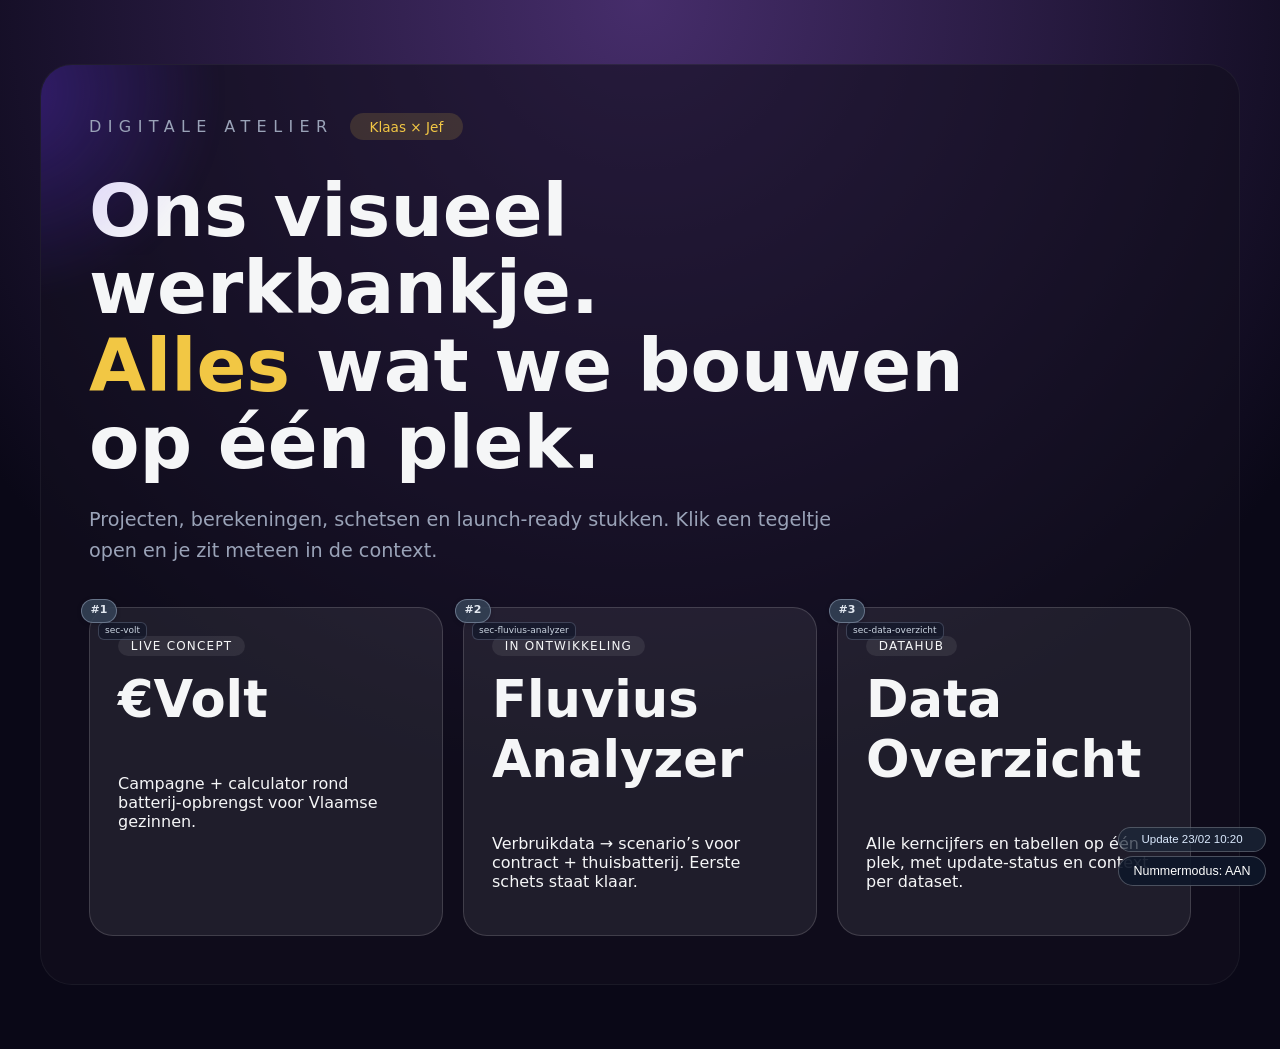
<file: docs/index.html>
<!DOCTYPE html>
<html lang="nl">
<head>
  <meta charset="UTF-8" />
  <meta name="viewport" content="width=device-width, initial-scale=1.0" />
  <title>Digitale Atelier · Klaas & Jef</title>
  <link rel="stylesheet" href="style.css" />
</head>
<body class="home">
  <div class="frame">
    <div class="glow" aria-hidden="true"></div>
    <header>
      <span class="logo">DIGITALE ATELIER</span>
      <span class="tag">Klaas × Jef</span>
    </header>
    <main>
      <h1>Ons visueel werkbankje.<br><em>Alles</em> wat we bouwen op één plek.</h1>
      <p class="lede">Projecten, berekeningen, schetsen en launch-ready stukken. Klik een tegeltje open en je zit meteen in de context.</p>
      <div class="homegrid">
        <a href="projects/evolt.html">
          <span class="badge">LIVE CONCEPT</span>
          <h2>€Volt</h2>
          <p>Campagne + calculator rond batterij-opbrengst voor Vlaamse gezinnen.</p>
        </a>
        <a href="projects/fluvius.html">
          <span class="badge">IN ONTWIKKELING</span>
          <h2>Fluvius Analyzer</h2>
          <p>Verbruikdata → scenario’s voor contract + thuisbatterij. Eerste schets staat klaar.</p>
        </a>
        <a href="projects/masterdata.html" class="data-focus">
          <span class="badge">DATAHUB</span>
          <h2>Data Overzicht</h2>
          <p>Alle kerncijfers en tabellen op één plek, met update-status en context per dataset.</p>
        </a>
      </div>
    </main>
  </div>
  <script src="part-map.js"></script>
</body>
</html>
</file>
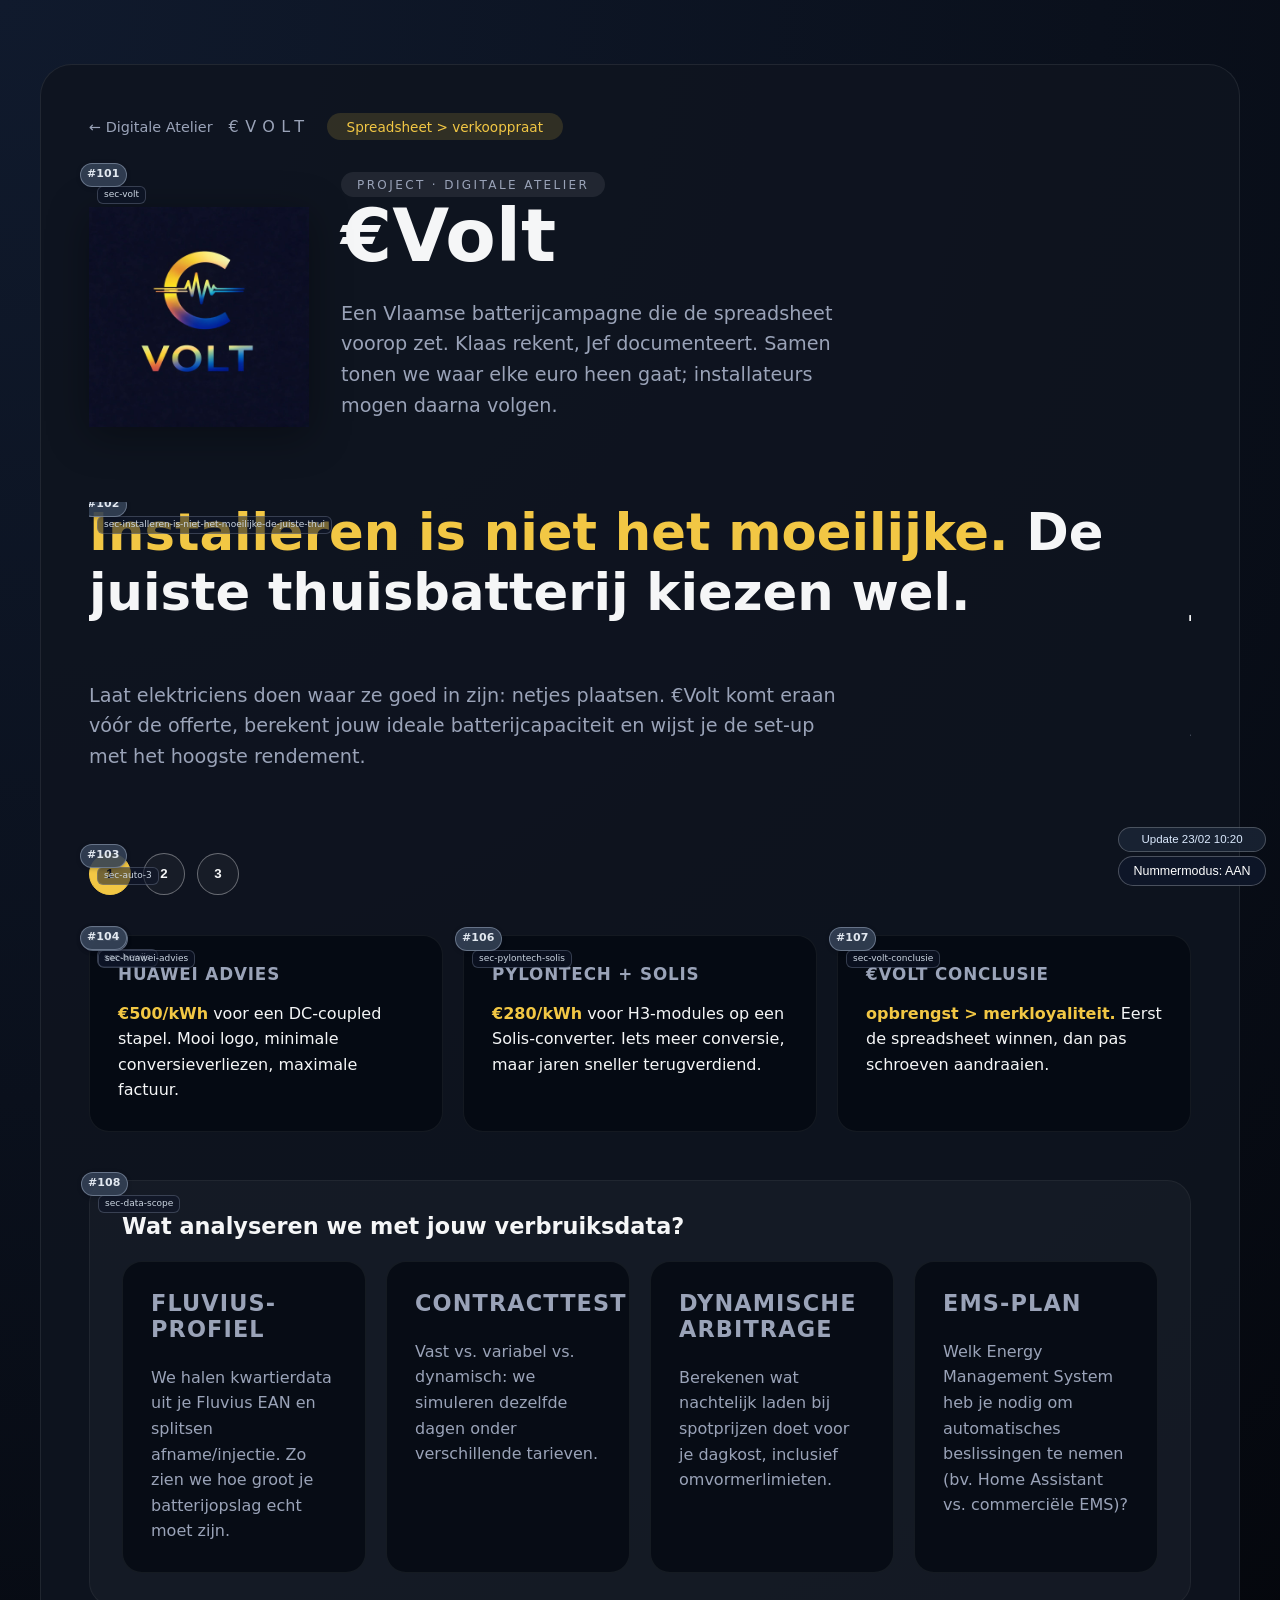
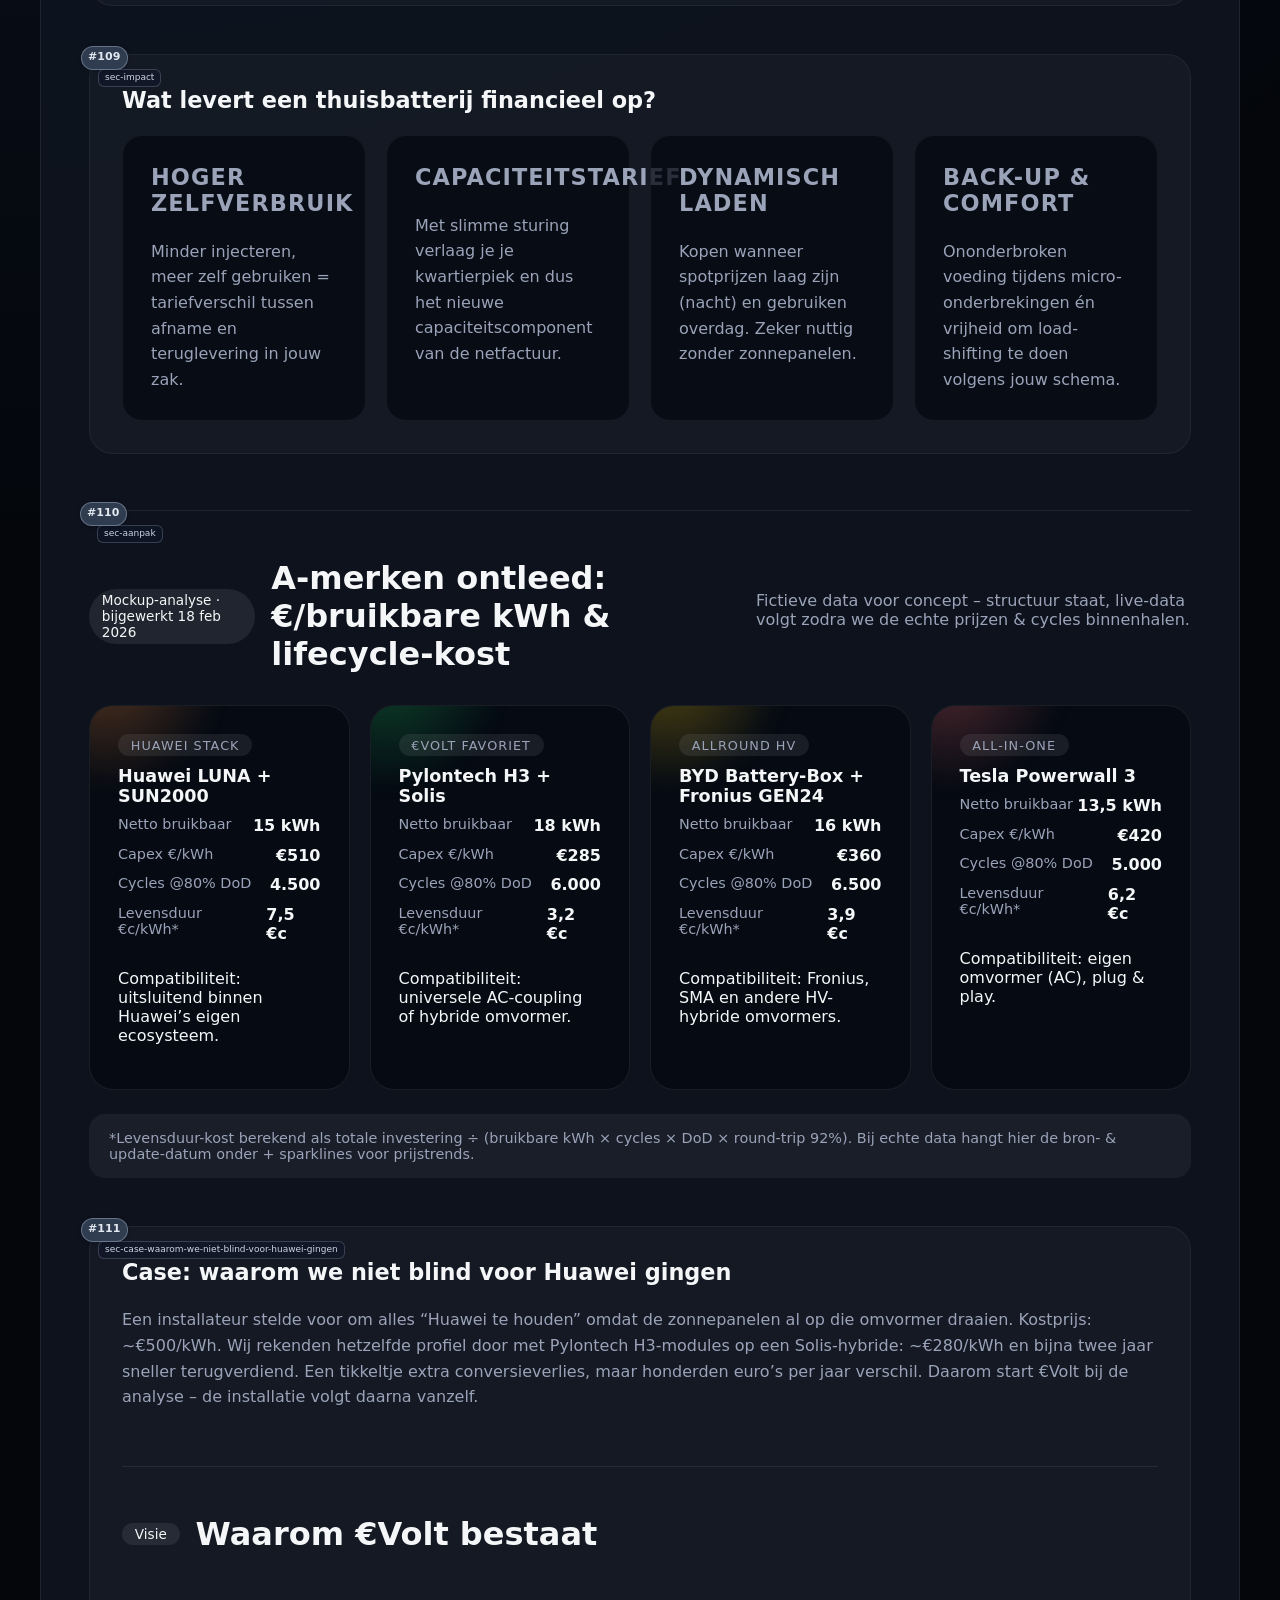
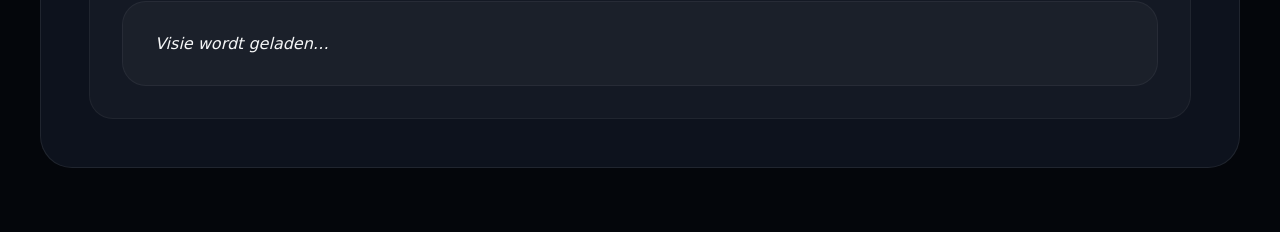
<file: docs/projects/evolt.html>
<!DOCTYPE html>
<html lang="nl">
<head>
  <meta charset="UTF-8" />
  <meta name="viewport" content="width=device-width, initial-scale=1.0" />
  <title>Digitale Atelier · €Volt</title>
  <link rel="stylesheet" href="../style.css" />
</head>
<body class="project">
  <div class="frame">
    <div class="glow" aria-hidden="true"></div>
    <header>
      <a class="back" href="../index.html">← Digitale Atelier</a>
      <span class="logo">€VOLT</span>
      <span class="tag">Spreadsheet > verkooppraat</span>
    </header>
    <main>
      <section class="project-hero">
        <img src="../assets/evolt-logo-original.jpg" alt="€Volt logo" />
        <div>
          <span class="project-chip">Project · Digitale Atelier</span>
          <h1>€Volt</h1>
          <p class="lede">
            Een Vlaamse batterijcampagne die de spreadsheet voorop zet. Klaas rekent, Jef documenteert. Samen tonen we waar elke euro heen gaat; installateurs mogen daarna volgen.
          </p>
        </div>
      </section>
      <div class="headline-carousel" data-carousel>
        <div class="slides">
          <div class="slide">
            <h2><em>Installeren is niet het moeilijke.</em> De juiste thuisbatterij kiezen wel.</h2>
            <p class="lede">
              Laat elektriciens doen waar ze goed in zijn: netjes plaatsen. €Volt komt eraan vóór de offerte, berekent jouw ideale batterijcapaciteit en wijst je de set-up met het hoogste rendement.
            </p>
          </div>
          <div class="slide">
            <h2><em>Wij zijn het analytische brein</em> achter jouw thuisbatterij-beslissing.</h2>
            <p class="lede">
              Op basis van verbruik, injectietarieven en comfortprofielen selecteren we de juiste thuisbatterij + omvormer combo. Het merk dat wint is gewoon dat met de beste opbrengst.
            </p>
          </div>
          <div class="slide">
            <h2>“<em>Eerst rekenen, dan pas schroeven.</em>”</h2>
            <p class="lede">
              €Volt is je onafhankelijke pre-installatiecheck voor thuisbatterijen: sizing, lifecycle-kost, EMS-opties. Analyse eerst, installatie daarna—het merk met de hoogste opbrengst krijgt de order.
            </p>
          </div>
        </div>
      </div>
      <div class="carousel-nav">
        <button class="active" data-slide="0">1</button>
        <button data-slide="1">2</button>
        <button data-slide="2">3</button>
      </div>
      <section class="panel" id="bewijs">
        <article class="card">
          <h3>Huawei Advies</h3>
          <p><strong>€500/kWh</strong> voor een DC-coupled stapel. Mooi logo, minimale conversieverliezen, maximale factuur.</p>
        </article>
        <article class="card">
          <h3>Pylontech + Solis</h3>
          <p><strong>€280/kWh</strong> voor H3-modules op een Solis-converter. Iets meer conversie, maar jaren sneller terugverdiend.</p>
        </article>
        <article class="card">
          <h3>€Volt Conclusie</h3>
          <p><strong>opbrengst > merkloyaliteit.</strong> Eerst de spreadsheet winnen, dan pas schroeven aandraaien.</p>
        </article>
      </section>

            <section class="story" id="data-scope">
        <h3>Wat analyseren we met jouw verbruiksdata?</h3>
        <div class="panel">
          <article class="card">
            <h3>Fluvius-profiel</h3>
            <p>We halen kwartierdata uit je Fluvius EAN en splitsen afname/injectie.
            Zo zien we hoe groot je batterijopslag echt moet zijn.</p>
          </article>
          <article class="card">
            <h3>Contracttest</h3>
            <p>Vast vs. variabel vs. dynamisch: we simuleren dezelfde dagen
            onder verschillende tarieven.</p>
          </article>
          <article class="card">
            <h3>Dynamische arbitrage</h3>
            <p>Berekenen wat nachtelijk laden bij spotprijzen doet voor je
            dagkost, inclusief omvormerlimieten.</p>
          </article>
          <article class="card">
            <h3>EMS-plan</h3>
            <p>Welk Energy Management System heb je nodig om automatisches
            beslissingen te nemen (bv. Home Assistant vs. commerciële EMS)?</p>
          </article>
        </div>
      </section>
      <section class="story" id="impact">
        <h3>Wat levert een thuisbatterij financieel op?</h3>
        <div class="panel">
          <article class="card">
            <h3>Hoger zelfverbruik</h3>
            <p>Minder injecteren, meer zelf gebruiken = tariefverschil tussen
            afname en teruglevering in jouw zak.</p>
          </article>
          <article class="card">
            <h3>Capaciteitstarief</h3>
            <p>Met slimme sturing verlaag je je kwartierpiek en dus het nieuwe
            capaciteitscomponent van de netfactuur.</p>
          </article>
          <article class="card">
            <h3>Dynamisch laden</h3>
            <p>Kopen wanneer spotprijzen laag zijn (nacht) en gebruiken overdag.
            Zeker nuttig zonder zonnepanelen.</p>
          </article>
          <article class="card">
            <h3>Back-up & comfort</h3>
            <p>Ononderbroken voeding tijdens micro-onderbrekingen én vrijheid om
            load-shifting te doen volgens jouw schema.</p>
          </article>
        </div>
      </section>

<section class="analysis" id="aanpak">
        <header>
          <div class="badge">Mockup-analyse · bijgewerkt 18 feb 2026</div>
          <h2>A-merken ontleed: €/bruikbare kWh & lifecycle-kost</h2>
          <p class="meta">Fictieve data voor concept – structuur staat, live-data volgt zodra we de echte prijzen & cycles binnenhalen.</p>
        </header>
        <div class="matrix">
          <article data-grade="orange">
            <div class="chip">Huawei stack</div>
            <h3>Huawei LUNA + SUN2000</h3>
            <div class="metric-row"><span>Netto bruikbaar</span><strong>15 kWh</strong></div>
            <div class="metric-row"><span>Capex €/kWh</span><strong>€510</strong></div>
            <div class="metric-row"><span>Cycles @80% DoD</span><strong>4.500</strong></div>
            <div class="metric-row"><span>Levensduur €c/kWh*</span><strong>7,5 €c</strong></div>
            <p>Compatibiliteit: uitsluitend binnen Huawei’s eigen ecosysteem.</p>
          </article>
          <article data-grade="green">
            <div class="chip">€Volt favoriet</div>
            <h3>Pylontech H3 + Solis</h3>
            <div class="metric-row"><span>Netto bruikbaar</span><strong>18 kWh</strong></div>
            <div class="metric-row"><span>Capex €/kWh</span><strong>€285</strong></div>
            <div class="metric-row"><span>Cycles @80% DoD</span><strong>6.000</strong></div>
            <div class="metric-row"><span>Levensduur €c/kWh*</span><strong>3,2 €c</strong></div>
            <p>Compatibiliteit: universele AC-coupling of hybride omvormer.</p>
          </article>
          <article data-grade="amber">
            <div class="chip">Allround HV</div>
            <h3>BYD Battery-Box + Fronius GEN24</h3>
            <div class="metric-row"><span>Netto bruikbaar</span><strong>16 kWh</strong></div>
            <div class="metric-row"><span>Capex €/kWh</span><strong>€360</strong></div>
            <div class="metric-row"><span>Cycles @80% DoD</span><strong>6.500</strong></div>
            <div class="metric-row"><span>Levensduur €c/kWh*</span><strong>3,9 €c</strong></div>
            <p>Compatibiliteit: Fronius, SMA en andere HV-hybride omvormers.</p>
          </article>
          <article data-grade="red">
            <div class="chip">All-in-one</div>
            <h3>Tesla Powerwall 3</h3>
            <div class="metric-row"><span>Netto bruikbaar</span><strong>13,5 kWh</strong></div>
            <div class="metric-row"><span>Capex €/kWh</span><strong>€420</strong></div>
            <div class="metric-row"><span>Cycles @80% DoD</span><strong>5.000</strong></div>
            <div class="metric-row"><span>Levensduur €c/kWh*</span><strong>6,2 €c</strong></div>
            <p>Compatibiliteit: eigen omvormer (AC), plug & play.</p>
          </article>
        </div>
        <p class="chart-hint">*Levensduur-kost berekend als totale investering ÷ (bruikbare kWh × cycles × DoD × round-trip 92%). Bij echte data hangt hier de bron- & update-datum onder + sparklines voor prijstrends.</p>
      </section>

      <section class="story">
        <h3>Case: waarom we niet blind voor Huawei gingen</h3>
        <p>
          Een installateur stelde voor om alles “Huawei te houden” omdat de zonnepanelen al op die omvormer draaien. Kostprijs: ~€500/kWh. Wij rekenden hetzelfde profiel door met Pylontech H3-modules op een Solis-hybride: ~€280/kWh en bijna twee jaar sneller terugverdiend. Een tikkeltje extra conversieverlies, maar honderden euro’s per jaar verschil. Daarom start €Volt bij de analyse – de installatie volgt daarna vanzelf.
        </p>
            <section class="analysis" id="vision">
        <header>
          <div class="badge">Visie</div>
          <h2>Waarom €Volt bestaat</h2>
        </header>
        <div class="story" id="visionContent">
          <em>Visie wordt geladen…</em>
        </div>
      </section>
    </main>
  </div>
  <script>
    const carousel = document.querySelector('[data-carousel]');
    if (carousel) {
      const slides = carousel.querySelector('.slides');
      const buttons = document.querySelectorAll('.carousel-nav button');
      let index = 0;
      const goTo = (i) => {
        index = i;
        slides.style.transform = `translateX(-${i * 100}%)`;
        buttons.forEach(btn => btn.classList.toggle('active', btn.dataset.slide == i));
      };
      const next = () => goTo((index + 1) % buttons.length);
      let timer = setInterval(next, 4500);
      const resetTimer = () => {
        clearInterval(timer);
        timer = setInterval(next, 4500);
      };
      buttons.forEach(btn => btn.addEventListener('click', () => {
        goTo(Number(btn.dataset.slide));
        resetTimer();
      }));
      carousel.addEventListener('mouseenter', () => clearInterval(timer));
      carousel.addEventListener('mouseleave', resetTimer);
    }
  </script>
  <script>
    fetch('../projects/evolt/vision.md')
      .then(r => r.text())
      .then(md => {
        const target = document.getElementById('visionContent');
        target.innerHTML = md
          .split('

')
          .map(block => `<p>${block.replace('
', '<br>')}</p>`)
          .join('');
      })
      .catch(() => {
        const target = document.getElementById('visionContent');
        target.textContent = 'Visietekst kon niet geladen worden.';
      });
  </script>
  <script src="../part-map.js"></script>
</body>
</html>
</file>
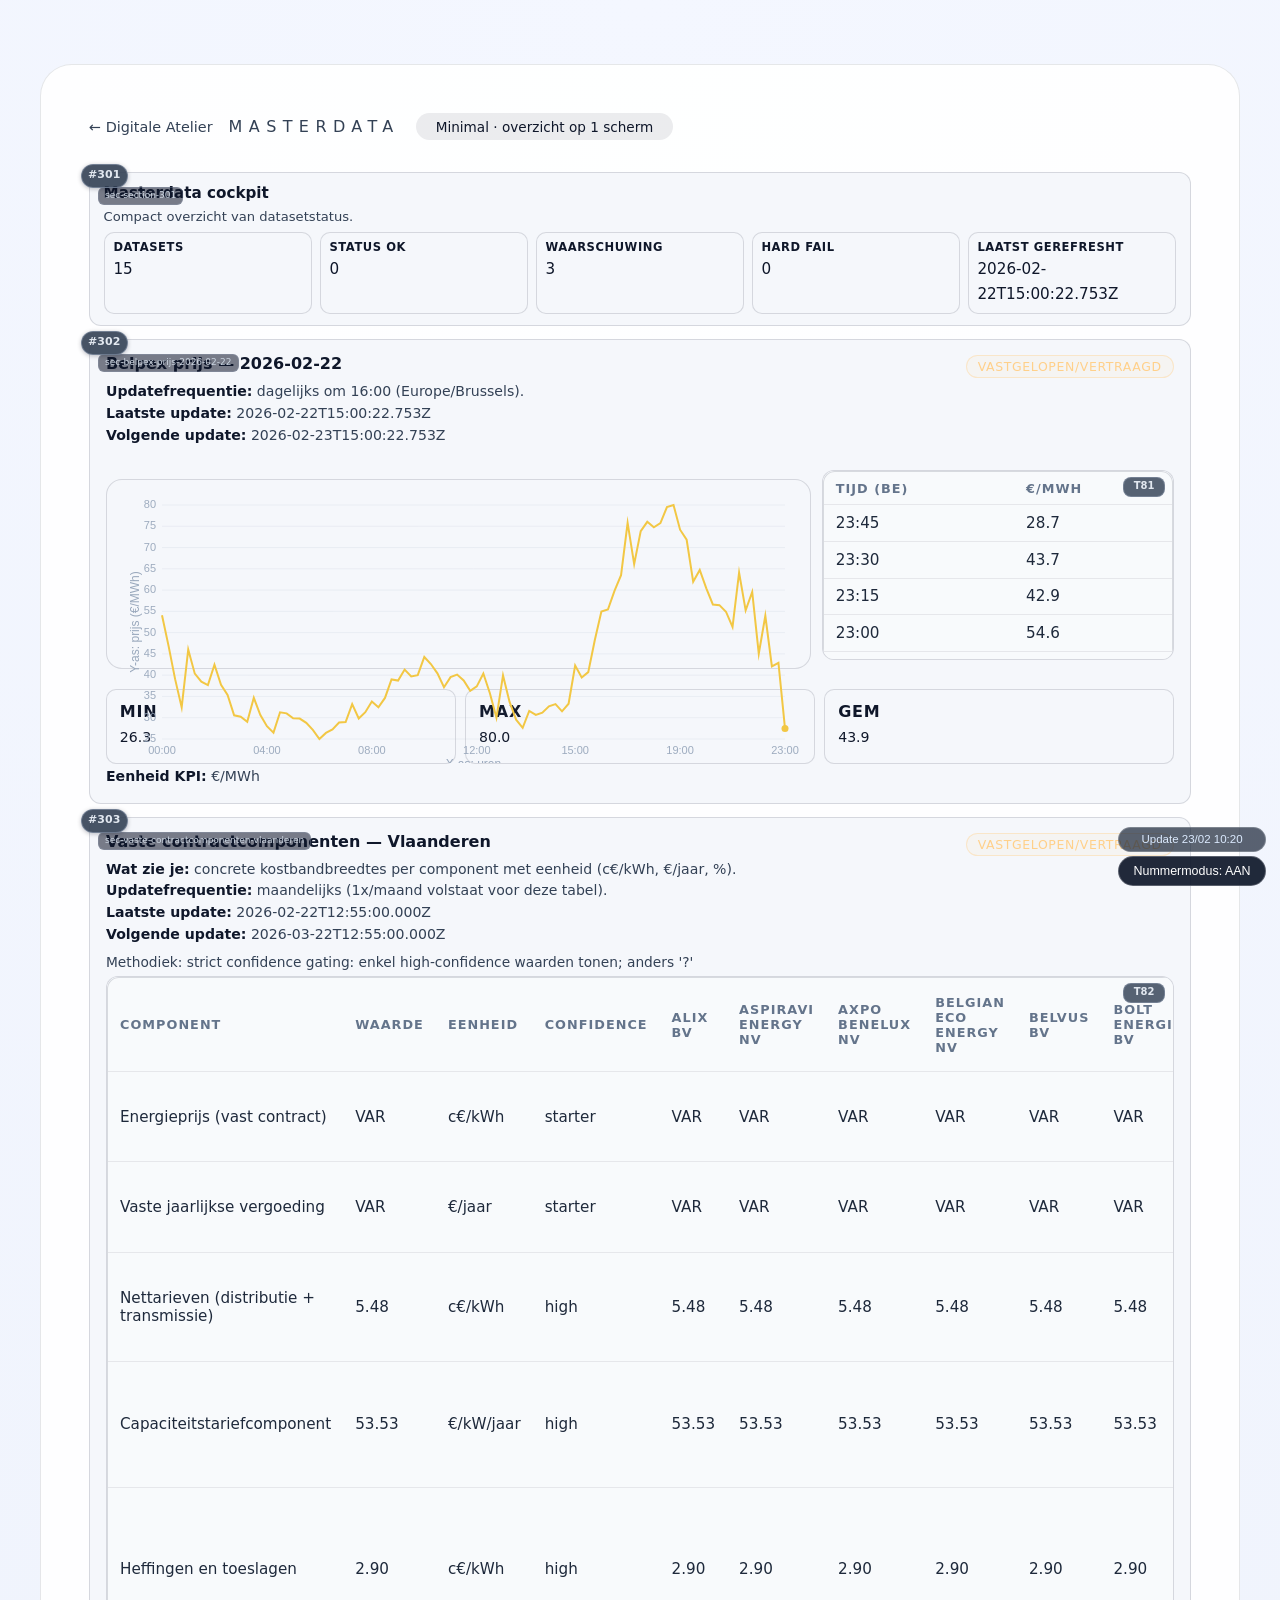
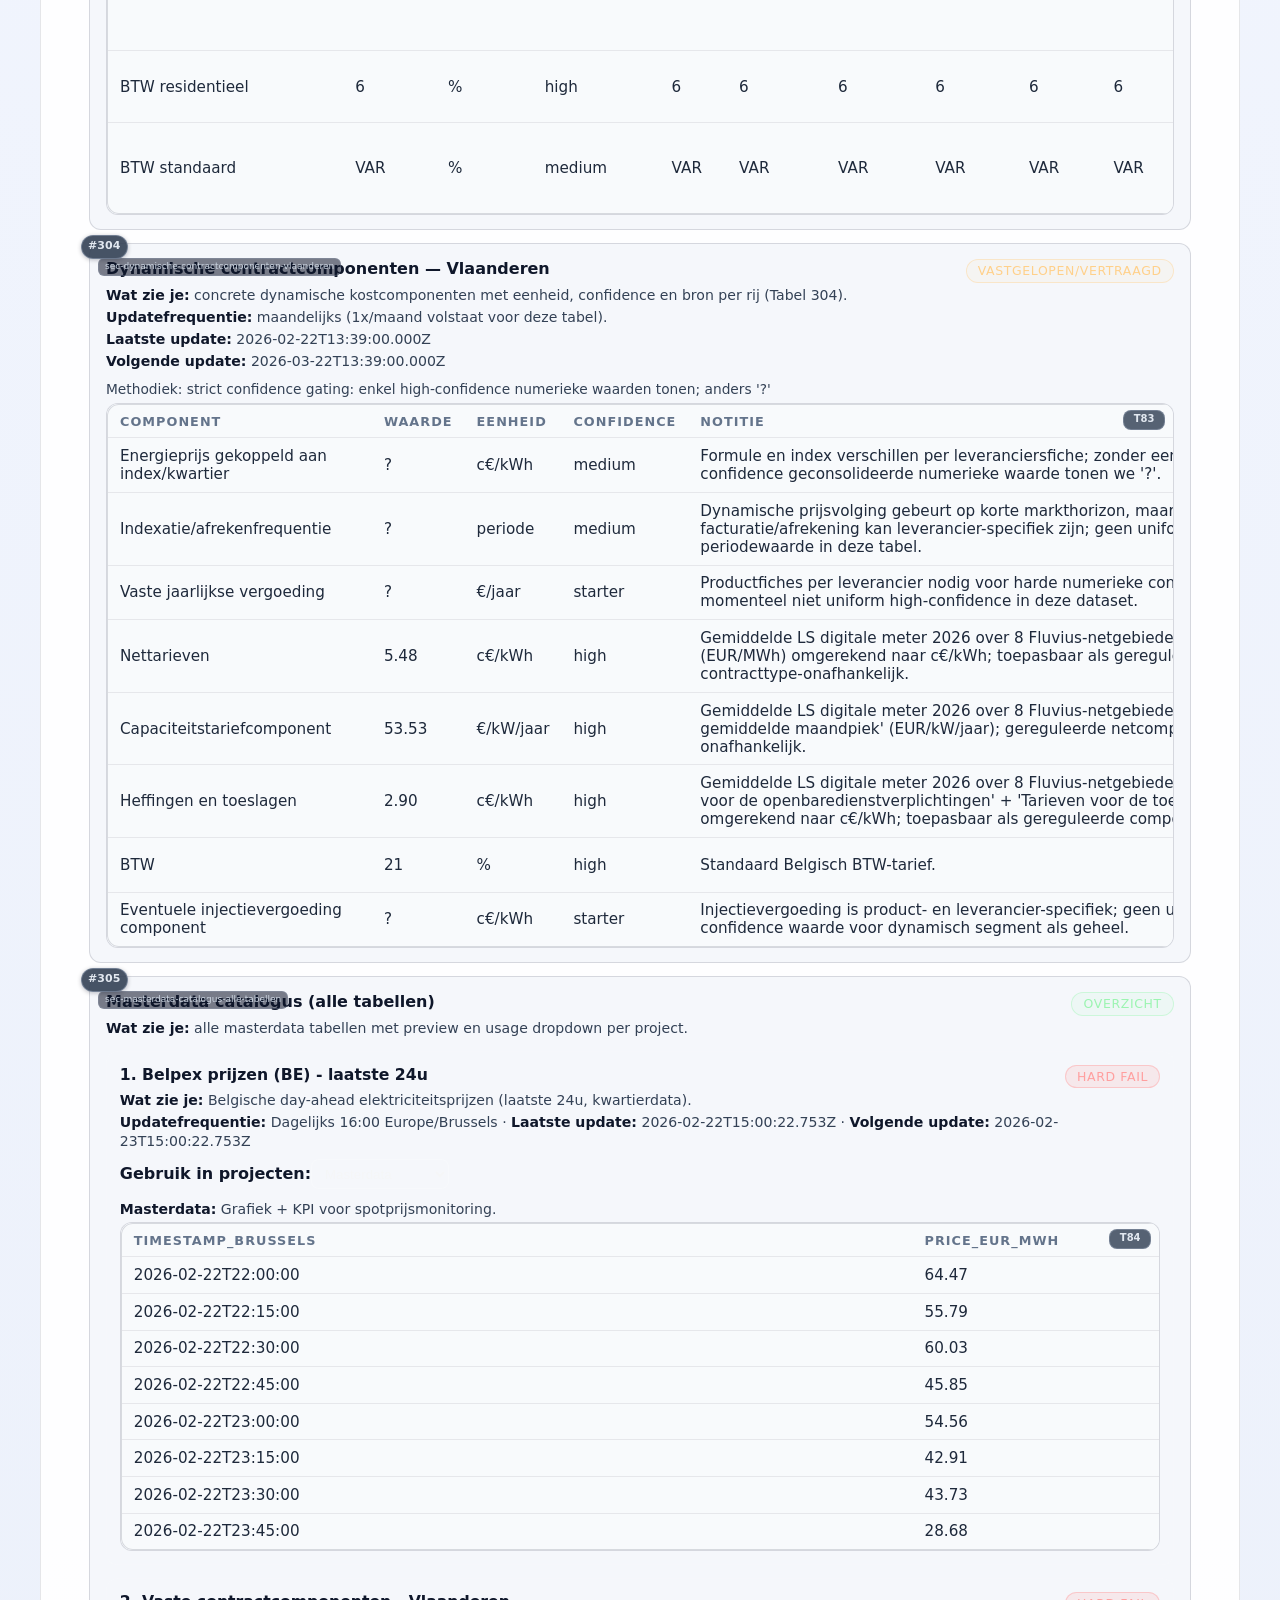
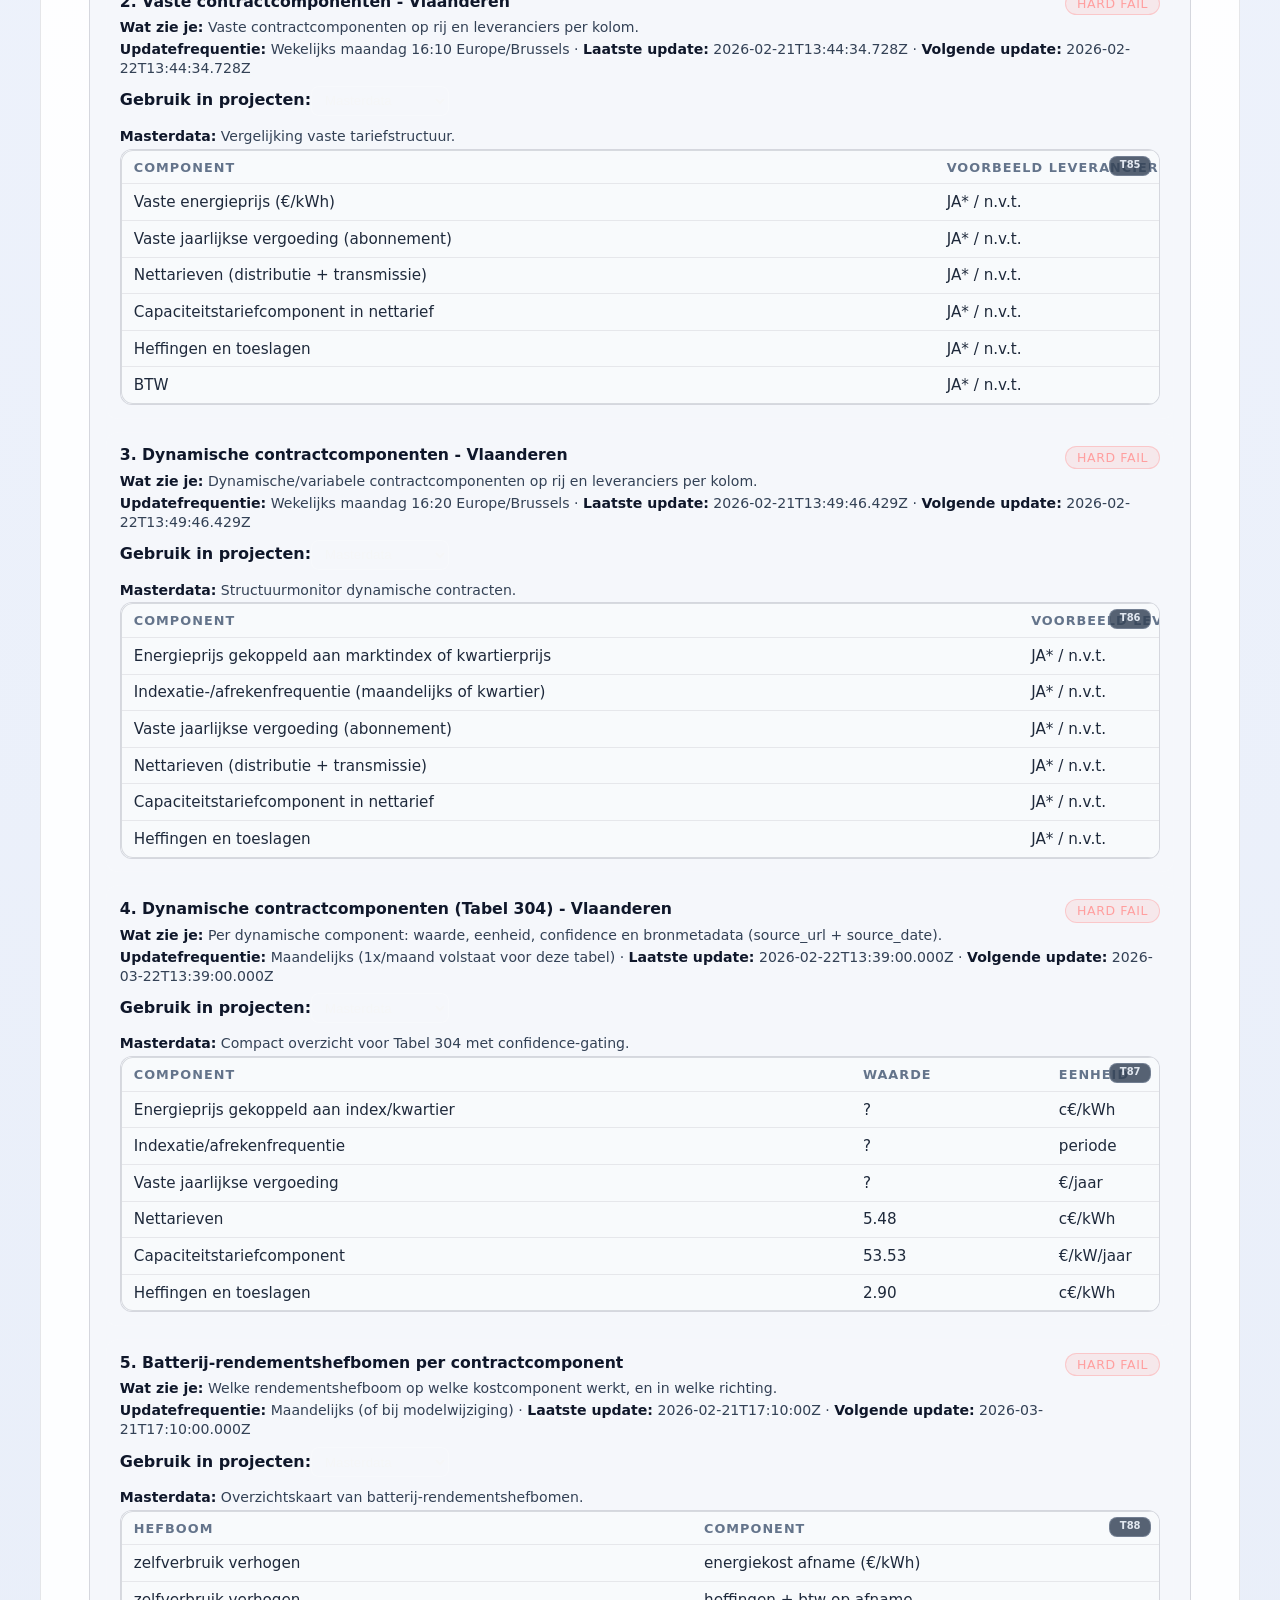
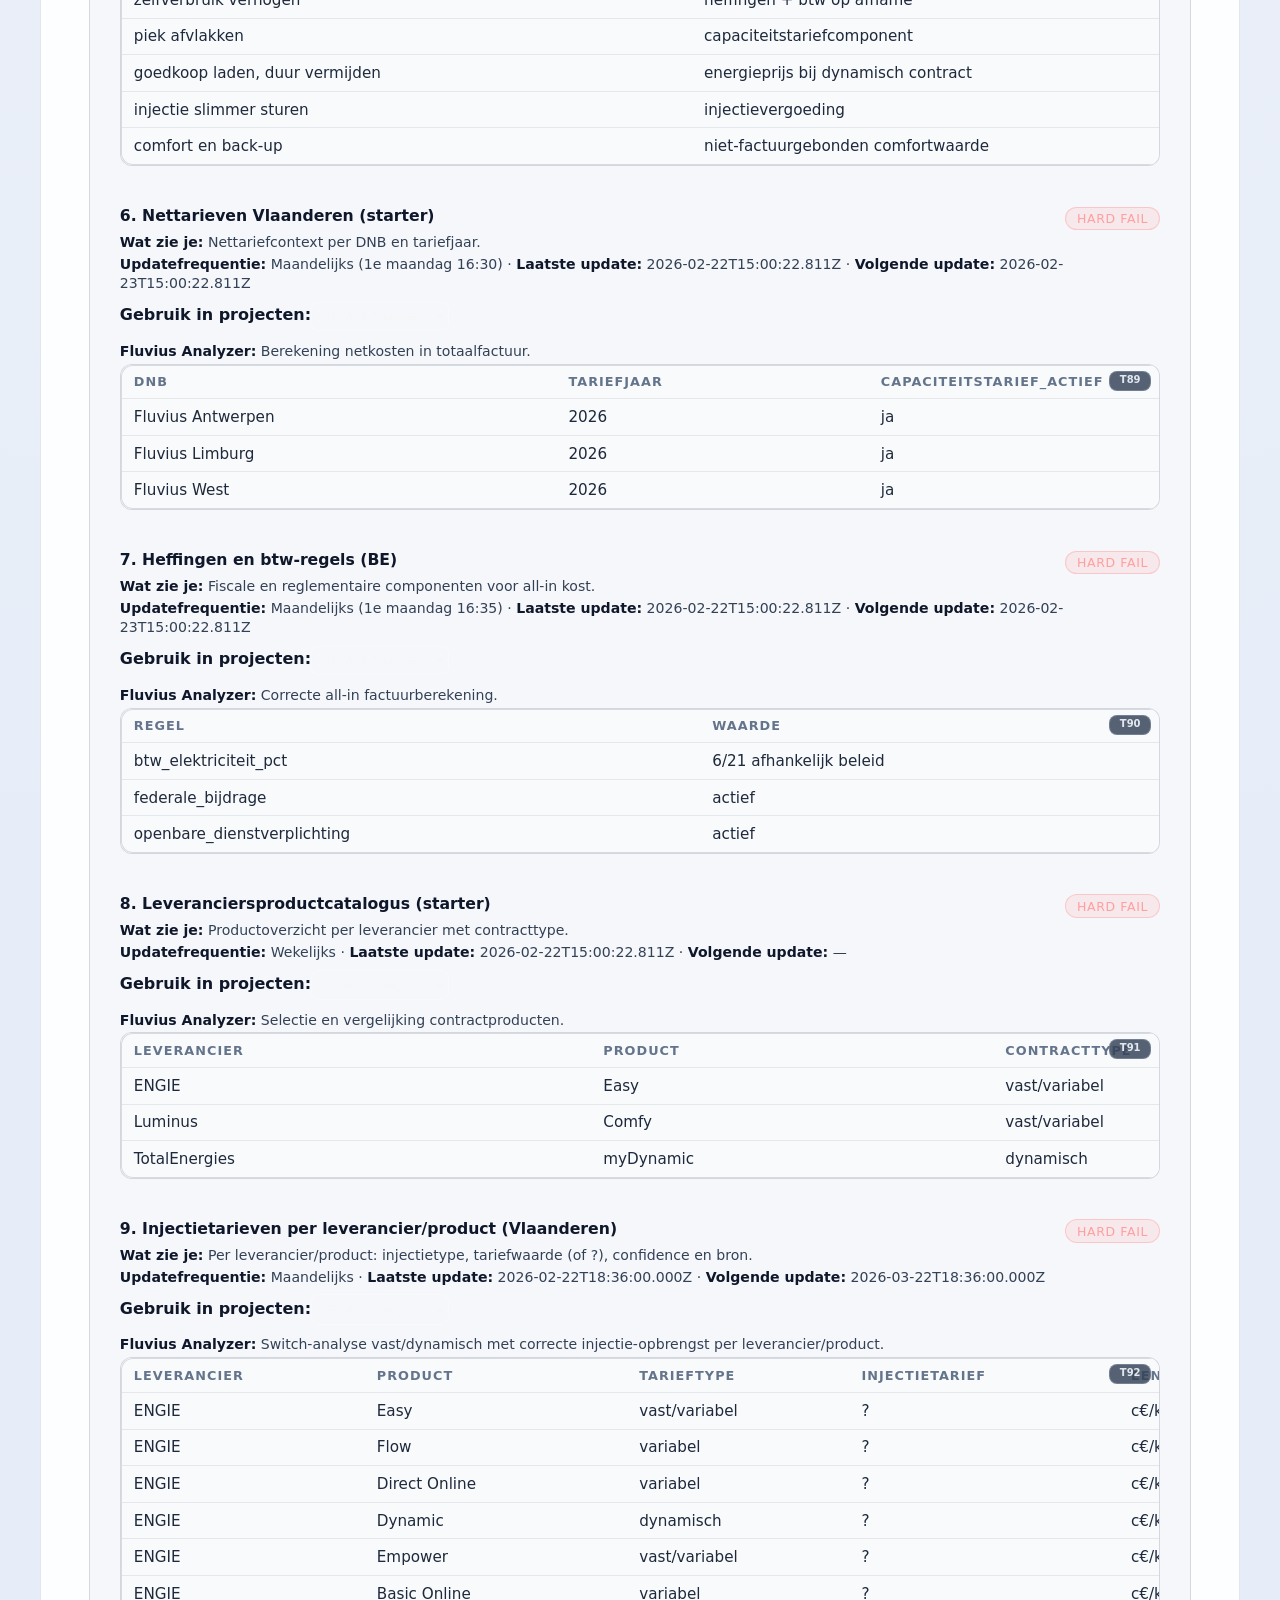
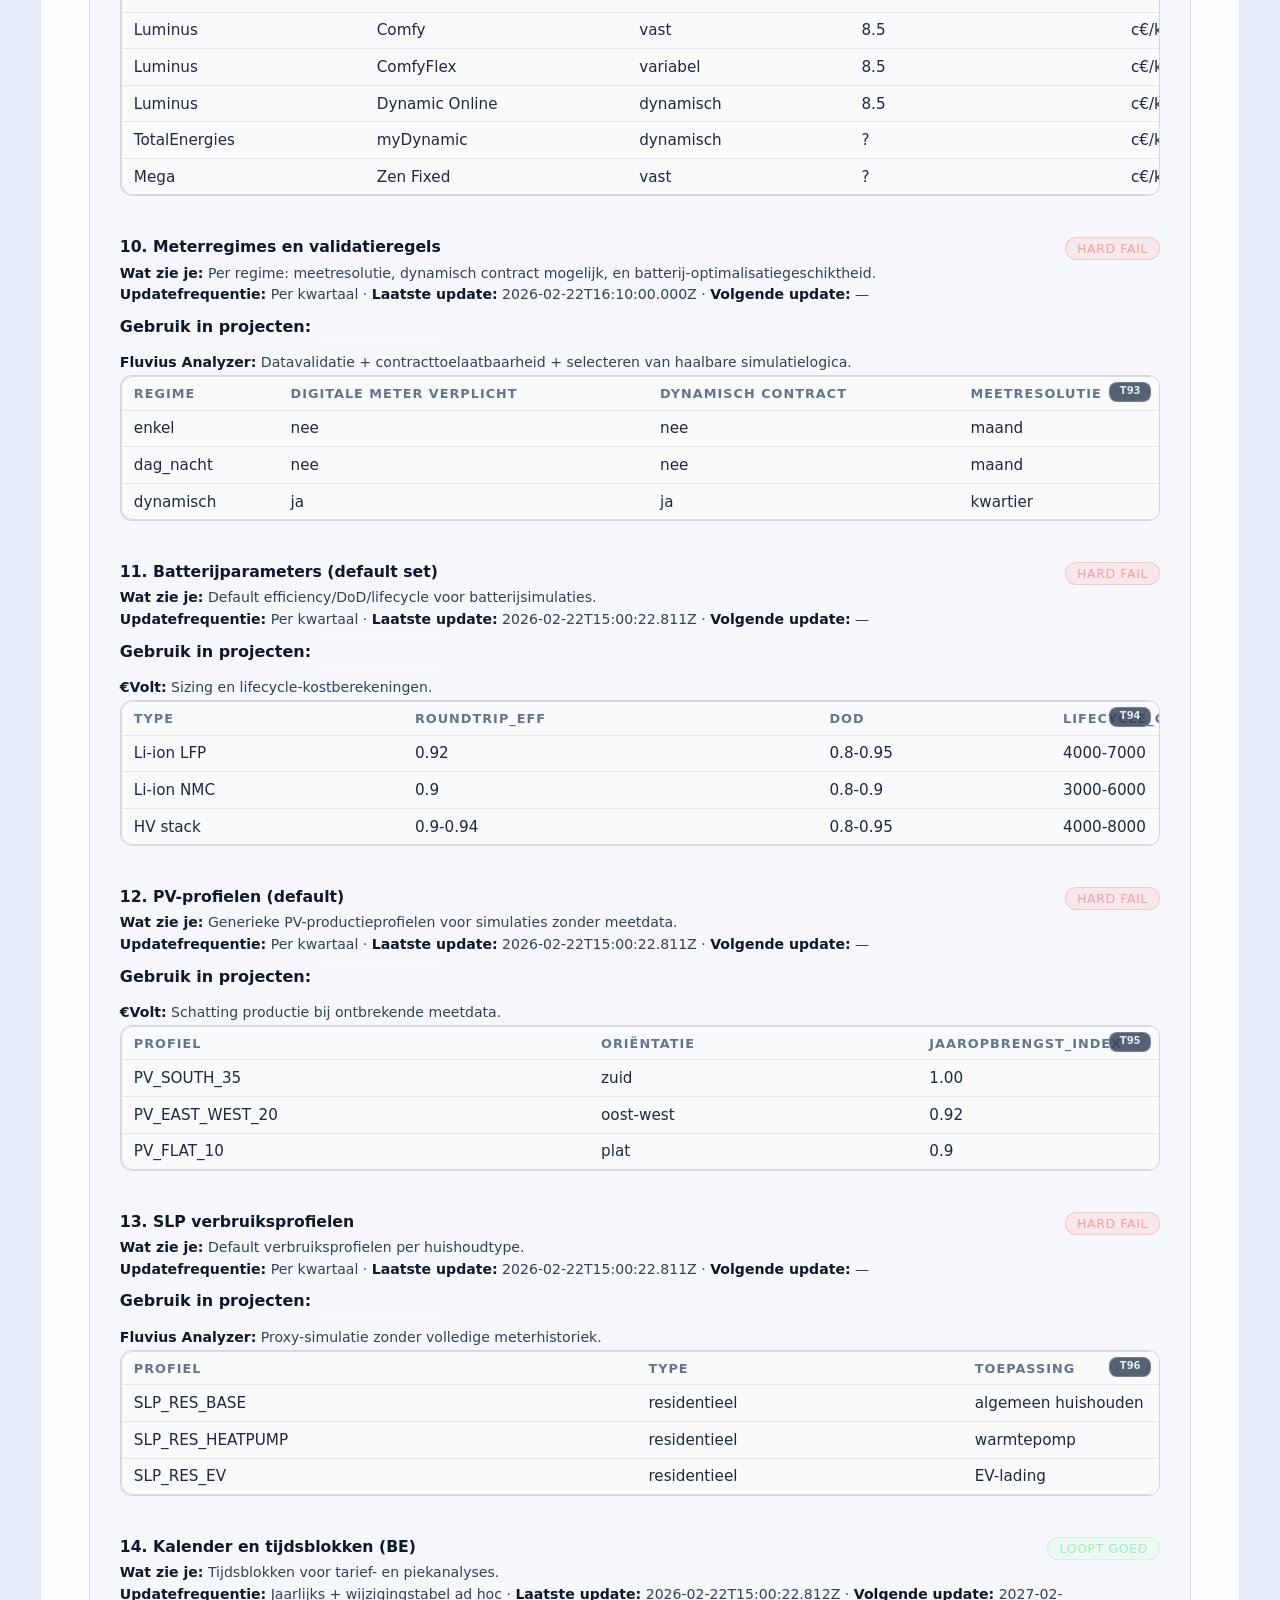
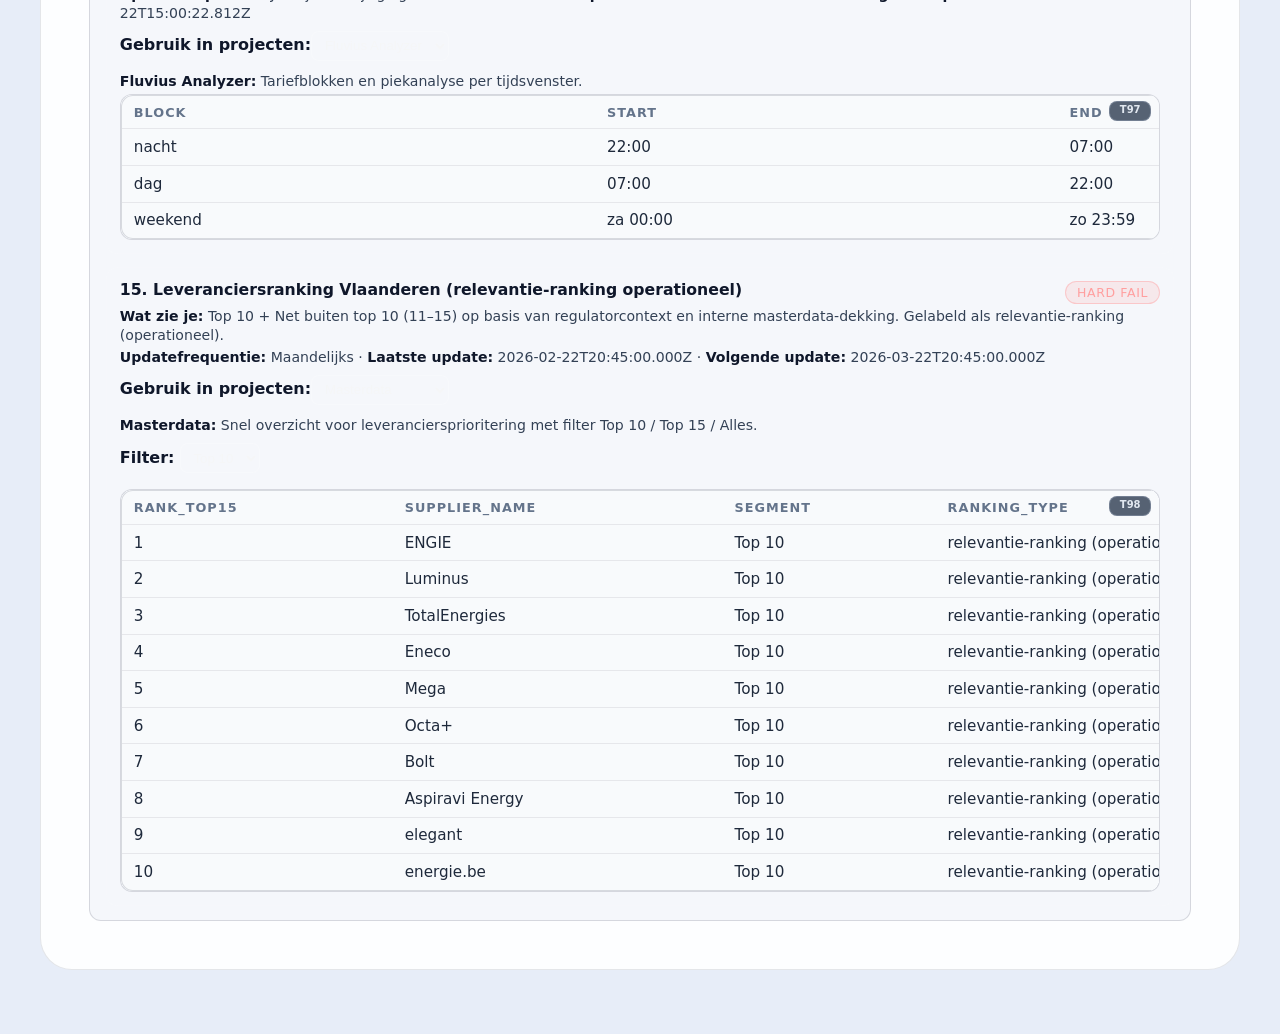
<file: docs/projects/masterdata.html>
<!DOCTYPE html>
<html lang="nl">
<head>
  <meta charset="UTF-8" />
  <meta name="viewport" content="width=device-width, initial-scale=1.0" />
  <title>Digitale Atelier · Masterdata</title>
  <link rel="stylesheet" href="../style.css" />
</head>
<body class="project masterdata-page">
  <div class="frame masterdata-frame">
    <header>
      <a class="back" href="../index.html">← Digitale Atelier</a>
      <span class="logo">MASTERDATA</span>
      <span class="tag">Minimal · overzicht op 1 scherm</span>
    </header>

    <main>
      <section class="story compact" id="section-301">
        <h3>Masterdata cockpit</h3>
        <p>Compact overzicht van datasetstatus.</p>
        <div class="kpi-row" id="globalStatusRow">
          <div class="card"><h3>Datasets</h3><p id="global-datasets">3</p></div>
          <div class="card"><h3>Status OK</h3><p id="global-ok">—</p></div>
          <div class="card"><h3>Waarschuwing</h3><p id="global-warn">—</p></div>
          <div class="card"><h3>Hard fail</h3><p id="global-fail">—</p></div>
          <div class="card"><h3>Laatst gerefresht</h3><p id="global-latest">—</p></div>
        </div>
      </section>

      <section class="story compact">
        <div class="section-head">
          <h3 id="belpex-title">Belpex prijs — recentste 24u</h3>
          <span class="status-pill" id="belpex-status">controleren…</span>
        </div>
        <p class="table-explainer"><strong>Updatefrequentie:</strong> dagelijks om 16:00 (Europe/Brussels).</p>
        <p class="table-explainer"><strong>Laatste update:</strong> <span id="belpex-last-update">—</span></p>
        <p class="table-explainer"><strong>Volgende update:</strong> <span id="belpex-next-update">—</span></p>
        <p class="table-error" id="belpex-error"></p>
        <div class="belpex-split-204">
          <div class="chart-shell belpex-chart-shell">
            <canvas id="belpexChart" height="120" aria-label="Belpex 24 uur prijsgrafiek"></canvas>
          </div>
          <div class="table-scroll belpex-table-scroll">
            <table class="matrix-table compact" id="belpexTable">
              <thead><tr><th>Tijd (BE)</th><th>€/MWh</th></tr></thead>
              <tbody></tbody>
            </table>
          </div>
        </div>
        <div class="kpi-row belpex-kpi-row">
          <div class="card"><h3>Min</h3><p id="kpi-min">—</p></div>
          <div class="card"><h3>Max</h3><p id="kpi-max">—</p></div>
          <div class="card"><h3>Gem</h3><p id="kpi-avg">—</p></div>
        </div>
        <p class="table-explainer"><strong>Eenheid KPI:</strong> €/MWh</p>
      </section>

      <section class="story compact">
        <div class="section-head">
          <h3>Vaste contractcomponenten — Vlaanderen</h3>
          <span class="status-pill" id="matrix-status">controleren…</span>
        </div>
        <p class="table-explainer"><strong>Wat zie je:</strong> concrete kostbandbreedtes per component met eenheid (c€/kWh, €/jaar, %).</p>
        <p class="table-explainer"><strong>Updatefrequentie:</strong> maandelijks (1x/maand volstaat voor deze tabel).</p>
        <p class="table-explainer"><strong>Laatste update:</strong> <span id="matrix-last-update">—</span></p>
        <p class="table-explainer"><strong>Volgende update:</strong> <span id="matrix-next-update">—</span></p>
        <p class="table-error" id="matrix-error"></p>
        <div class="table-scroll">
          <table class="matrix-table compact" id="tariffMatrixTable"></table>
        </div>
      </section>

      <section class="story compact">
        <div class="section-head">
          <h3>Dynamische contractcomponenten — Vlaanderen</h3>
          <span class="status-pill" id="dynamic-status">controleren…</span>
        </div>
        <p class="table-explainer"><strong>Wat zie je:</strong> concrete dynamische kostcomponenten met eenheid, confidence en bron per rij (Tabel 304).</p>
        <p class="table-explainer"><strong>Updatefrequentie:</strong> maandelijks (1x/maand volstaat voor deze tabel).</p>
        <p class="table-explainer"><strong>Laatste update:</strong> <span id="dynamic-last-update">—</span></p>
        <p class="table-explainer"><strong>Volgende update:</strong> <span id="dynamic-next-update">—</span></p>
        <p class="table-error" id="dynamic-error"></p>
        <div class="table-scroll">
          <table class="matrix-table compact" id="dynamicMatrixTable"></table>
        </div>
      </section>

      <section class="story compact">
        <div class="section-head">
          <h3>Masterdata catalogus (alle tabellen)</h3>
          <span class="status-pill ok">overzicht</span>
        </div>
        <p class="table-explainer"><strong>Wat zie je:</strong> alle masterdata tabellen met preview en usage dropdown per project.</p>
        <div id="catalogContainer"></div>
      </section>
    </main>
  </div>

  <script>
    const euro = (v) => `${Number(v).toFixed(1)}`;

    function hoursAgo(iso) {
      if (!iso) return Number.POSITIVE_INFINITY;
      const t = new Date(iso).getTime();
      if (!Number.isFinite(t)) return Number.POSITIVE_INFINITY;
      return (Date.now() - t) / 36e5;
    }

    function setStatus(el, mode, textByMode = {}) {
      const label = textByMode[mode] || mode;
      el.textContent = label;
      el.classList.remove('ok', 'warn', 'fail');
      if (mode === 'ok') el.classList.add('ok');
      else if (mode === 'warn') el.classList.add('warn');
      else if (mode === 'fail') el.classList.add('fail');
    }

    function nextUpdateFrom(lastIso, frequency) {
      if (!lastIso) return null;
      const d = new Date(lastIso);
      if (!Number.isFinite(d.getTime())) return null;
      const f = String(frequency || '').toLowerCase();

      if (f.includes('dag')) d.setDate(d.getDate() + 1);
      else if (f.includes('week')) d.setDate(d.getDate() + 7);
      else if (f.includes('maand')) d.setMonth(d.getMonth() + 1);
      else if (f.includes('jaar')) d.setFullYear(d.getFullYear() + 1);
      else return null;

      return d.toISOString();
    }

    function drawLineChart(canvas, points) {
      const ctx = canvas.getContext('2d');
      const dpr = window.devicePixelRatio || 1;
      const w = canvas.clientWidth || canvas.width;
      const h = canvas.clientHeight || 230;
      canvas.width = w * dpr;
      canvas.height = h * dpr;
      ctx.scale(dpr, dpr);

      const pad = { top: 16, right: 16, bottom: 24, left: 46 };
      const innerW = w - pad.left - pad.right;
      const innerH = h - pad.top - pad.bottom;

      const vals = points.map(p => p.price_eur_mwh);
      const min = Math.min(...vals);
      const max = Math.max(...vals);
      const range = (max - min) || 1;

      const x = (i) => pad.left + (i / (points.length - 1)) * innerW;
      const y = (v) => pad.top + (1 - (v - min) / range) * innerH;

      ctx.clearRect(0, 0, w, h);
      ctx.fillStyle = 'rgba(255,255,255,0.02)';
      ctx.fillRect(pad.left, pad.top, innerW, innerH);

      // Y-as: logische ticks (stap 5 of 10) + subtiele horizontale hulplijnen
      const step = 5;
      const yMinTick = Math.floor(min / step) * step;
      const yMaxTick = Math.ceil(max / step) * step;
      const yRangeTick = Math.max(step, yMaxTick - yMinTick);
      const yFromTick = (v) => pad.top + (1 - (v - yMinTick) / yRangeTick) * innerH;

      ctx.lineWidth = 1;
      for (let gv = yMinTick; gv <= yMaxTick; gv += step) {
        const gy = yFromTick(gv);
        ctx.strokeStyle = 'rgba(148,163,184,0.12)';
        ctx.beginPath();
        ctx.moveTo(pad.left, gy);
        ctx.lineTo(pad.left + innerW, gy);
        ctx.stroke();

        ctx.fillStyle = 'rgba(148,163,184,0.9)';
        ctx.font = '11px sans-serif';
        ctx.textAlign = 'right';
        ctx.textBaseline = 'middle';
        ctx.fillText(String(gv), pad.left - 6, gy);
      }

      // x-as ticks (uren)
      const tickCount = 6;
      ctx.fillStyle = 'rgba(148,163,184,0.9)';
      ctx.font = '11px sans-serif';
      ctx.textAlign = 'center';
      ctx.textBaseline = 'top';
      for (let t = 0; t <= tickCount; t++) {
        const idx = Math.round((t / tickCount) * (points.length - 1));
        const ts = points[idx]?.timestamp_brussels || '';
        const hh = ts.slice(11, 13) || '—';
        const xTick = x(idx);
        ctx.fillText(`${hh}:00`, xTick, h - 18);
      }

      // axes labels
      ctx.fillStyle = 'rgba(148,163,184,0.95)';
      ctx.font = '12px sans-serif';
      ctx.textAlign = 'center';
      ctx.textBaseline = 'top';
      ctx.fillText('X-as: uren', pad.left + innerW / 2, h - 4);

      ctx.save();
      ctx.translate(14, pad.top + innerH / 2);
      ctx.rotate(-Math.PI / 2);
      ctx.textAlign = 'center';
      ctx.textBaseline = 'top';
      ctx.fillText('Y-as: prijs (€/MWh)', 0, 0);
      ctx.restore();

      ctx.strokeStyle = '#f2c744';
      ctx.lineWidth = 2;
      ctx.beginPath();
      points.forEach((p, i) => {
        const px = x(i), py = y(p.price_eur_mwh);
        if (i === 0) ctx.moveTo(px, py); else ctx.lineTo(px, py);
      });
      ctx.stroke();

      ctx.fillStyle = '#f2c744';
      const lp = points[points.length - 1];
      ctx.beginPath();
      ctx.arc(x(points.length - 1), y(lp.price_eur_mwh), 3.5, 0, Math.PI * 2);
      ctx.fill();
    }

    function renderBelpexTable(points) {
      const tbody = document.querySelector('#belpexTable tbody');
      if (!tbody) return;
      const rows = (points || []).slice(-24).reverse();
      tbody.innerHTML = rows.map(p => {
        const ts = p.timestamp_brussels || '';
        const hhmm = ts.slice(11, 16) || ts;
        return `<tr><td>${hhmm}</td><td>${Number(p.price_eur_mwh).toFixed(1)}</td></tr>`;
      }).join('');
    }

    let belpexState = 'warn';
    let matrixState = 'warn';
    let dynamicState = 'warn';
    let latestUpdateIso = null;

    fetch('./masterdata/belpex-latest-24h.json')
      .then(r => { if (!r.ok) throw new Error('Belpex datafile niet gevonden'); return r.json(); })
      .then(data => {
        const points = data.points || [];
        if (!points.length) throw new Error('Geen Belpex punten');

        drawLineChart(document.getElementById('belpexChart'), points);
        renderBelpexTable(points);
        const kpiLatest = document.getElementById('kpi-latest');
        if (kpiLatest) kpiLatest.textContent = euro(points[points.length - 1].price_eur_mwh);
        document.getElementById('kpi-min').textContent = euro(data.stats.min_price_eur_mwh);
        document.getElementById('kpi-max').textContent = euro(data.stats.max_price_eur_mwh);
        document.getElementById('kpi-avg').textContent = euro(data.stats.avg_price_eur_mwh);

        const upd = data.updated_at_utc;
        document.getElementById('belpex-last-update').textContent = upd;
        document.getElementById('belpex-next-update').textContent = nextUpdateFrom(upd, 'dagelijks') || '—';
        latestUpdateIso = upd;

        const lastTs = points[points.length - 1]?.timestamp_brussels || '';
        const dataDate = lastTs ? lastTs.slice(0, 10) : upd?.slice(0, 10);
        if (dataDate) {
          document.getElementById('belpex-title').textContent = `Belpex prijs — ${dataDate}`;
        }

        const h = hoursAgo(upd);
        belpexState = h <= 30 ? 'ok' : 'warn';
        setStatus(document.getElementById('belpex-status'), belpexState, {
          ok: 'loopt goed',
          warn: 'vastgelopen/vertraagd',
          fail: 'hard fail'
        });
        document.getElementById('belpex-error').textContent = '';
        refreshGlobal();
      })
      .catch(err => {
        belpexState = 'fail';
        setStatus(document.getElementById('belpex-status'), 'fail', {
          fail: 'hard fail'
        });
        document.getElementById('belpex-last-update').textContent = '—';
        document.getElementById('belpex-next-update').textContent = '—';
        document.getElementById('belpex-error').textContent = `Belpex updatefout: ${err.message}`;
        refreshGlobal();
      });

    function renderCostTable(tableId, data, suppliers = []) {
      const table = document.getElementById(tableId);
      const rows = data.rows || [];
      const supplierNames = suppliers.map(s => s.name);

      const isVarComponent = (name = '') => {
        const s = String(name).toLowerCase();
        return s.includes('energieprijs') || s.includes('vaste jaarlijkse vergoeding') || s.includes('btw standaard');
      };

      const thead = document.createElement('thead');
      const hr = document.createElement('tr');
      ['Component', 'Waarde', 'Eenheid', 'Confidence', ...supplierNames, 'Notitie', 'Bron', 'Datum'].forEach(h => {
        const th = document.createElement('th');
        th.textContent = h;
        hr.appendChild(th);
      });
      thead.appendChild(hr);

      const tbody = document.createElement('tbody');
      rows.forEach(r => {
        const tr = document.createElement('tr');
        const conf = r.confidence || 'starter';
        const shownValue = conf === 'high' ? r.value : (String(r.value || '').toUpperCase() === 'VAR' ? 'VAR' : '?');
        [r.component, shownValue, r.unit, conf].forEach(v => {
          const td = document.createElement('td');
          td.textContent = String(v ?? '—');
          tr.appendChild(td);
        });

        supplierNames.forEach(() => {
          const td = document.createElement('td');
          td.textContent = isVarComponent(r.component) ? 'VAR' : shownValue;
          tr.appendChild(td);
        });

        const tdNote = document.createElement('td');
        tdNote.textContent = String(r.note || '');
        tr.appendChild(tdNote);

        const tdSource = document.createElement('td');
        if (r.source_url) {
          const a = document.createElement('a');
          a.href = r.source_url;
          a.target = '_blank';
          a.rel = 'noopener noreferrer';
          a.textContent = 'link';
          tdSource.appendChild(a);
        } else {
          tdSource.textContent = '—';
        }
        tr.appendChild(tdSource);

        const tdDate = document.createElement('td');
        tdDate.textContent = r.source_date || '—';
        tr.appendChild(tdDate);
        tbody.appendChild(tr);
      });

      table.innerHTML = '';
      table.appendChild(thead);
      table.appendChild(tbody);
    }

    function renderMatrixTable(tableId, data) {
      const table = document.getElementById(tableId);
      const suppliers = data.suppliers || [];
      const components = data.components || [];

      const thead = document.createElement('thead');
      const hr = document.createElement('tr');
      const first = document.createElement('th');
      first.textContent = 'Component';
      hr.appendChild(first);
      suppliers.forEach(s => {
        const th = document.createElement('th');
        th.textContent = s.name;
        hr.appendChild(th);
      });
      thead.appendChild(hr);

      const tbody = document.createElement('tbody');
      components.forEach(c => {
        const tr = document.createElement('tr');
        const tdComp = document.createElement('td');
        tdComp.textContent = c;
        tr.appendChild(tdComp);
        suppliers.forEach(s => {
          const td = document.createElement('td');
          td.textContent = (data.matrix?.[c]?.[s.name]) || '—';
          tr.appendChild(td);
        });
        tbody.appendChild(tr);
      });

      table.innerHTML = '';
      table.appendChild(thead);
      table.appendChild(tbody);
    }

    Promise.all([
      fetch('./masterdata/fixed-cost-benchmarks-vlaanderen.json').then(r => { if (!r.ok) throw new Error('Kostbestand niet gevonden'); return r.json(); }),
      fetch('./masterdata/fixed-contract-tariff-matrix-vlaanderen.json').then(r => { if (!r.ok) throw new Error('Leveranciersmatrix niet gevonden'); return r.json(); })
    ])
      .then(([data, matrix]) => {
        const suppliers = (matrix.suppliers || []).filter(s => s.electricity !== false);
        renderCostTable('tariffMatrixTable', data, suppliers);

        const upd = data.updated_at_utc;
        document.getElementById('matrix-last-update').textContent = upd;
        document.getElementById('matrix-next-update').textContent = nextUpdateFrom(upd, 'maandelijks') || '—';
        if (!latestUpdateIso || new Date(upd) > new Date(latestUpdateIso)) latestUpdateIso = upd;

        const h = hoursAgo(upd);
        matrixState = h <= (24 * 8) ? 'ok' : 'warn';
        setStatus(document.getElementById('matrix-status'), matrixState, {
          ok: 'loopt goed',
          warn: 'vastgelopen/vertraagd',
          fail: 'hard fail'
        });
        document.getElementById('matrix-error').textContent = data.method
          ? `Methodiek: ${data.method}`
          : '';
        refreshGlobal();
      })
      .catch(err => {
        matrixState = 'fail';
        setStatus(document.getElementById('matrix-status'), 'fail', { fail: 'hard fail' });
        document.getElementById('matrix-last-update').textContent = '—';
        document.getElementById('matrix-next-update').textContent = '—';
        document.getElementById('matrix-error').textContent = `Vaste kosten updatefout: ${err.message}`;
        refreshGlobal();
      });

    fetch('./masterdata/dynamic-cost-benchmarks-vlaanderen.json')
      .then(r => { if (!r.ok) throw new Error('Dynamisch kostenbestand niet gevonden'); return r.json(); })
      .then(data => {
        renderCostTable('dynamicMatrixTable', data);

        const upd = data.updated_at_utc;
        document.getElementById('dynamic-last-update').textContent = upd;
        document.getElementById('dynamic-next-update').textContent = nextUpdateFrom(upd, 'maandelijks') || '—';
        if (!latestUpdateIso || new Date(upd) > new Date(latestUpdateIso)) latestUpdateIso = upd;

        const h = hoursAgo(upd);
        dynamicState = h <= (24 * 35) ? 'ok' : 'warn';
        setStatus(document.getElementById('dynamic-status'), dynamicState, {
          ok: 'loopt goed',
          warn: 'vastgelopen/vertraagd',
          fail: 'hard fail'
        });
        document.getElementById('dynamic-error').textContent = data.method
          ? `Methodiek: ${data.method}`
          : '';
        refreshGlobal();
      })
      .catch(err => {
        dynamicState = 'fail';
        setStatus(document.getElementById('dynamic-status'), 'fail', { fail: 'hard fail' });
        document.getElementById('dynamic-last-update').textContent = '—';
        document.getElementById('dynamic-next-update').textContent = '—';
        document.getElementById('dynamic-error').textContent = `Dynamische kosten updatefout: ${err.message}`;
        refreshGlobal();
      });

    function refreshGlobal() {
      const states = [belpexState, matrixState, dynamicState];
      const okCount = states.filter(s => s === 'ok').length;
      const warnCount = states.filter(s => s === 'warn').length;
      const failCount = states.filter(s => s === 'fail').length;
      document.getElementById('global-ok').textContent = okCount;
      document.getElementById('global-warn').textContent = warnCount;
      document.getElementById('global-fail').textContent = failCount;
      document.getElementById('global-latest').textContent = latestUpdateIso || '—';
    }

    function renderCatalogTablePreview(table) {
      const cols = table.preview?.columns || [];
      const rows = table.preview?.rows || [];
      const outer = document.createElement('div');

      const buildTable = (filteredRows) => {
        const wrap = document.createElement('div');
        wrap.className = 'table-scroll';
        const t = document.createElement('table');
        t.className = 'matrix-table compact';
        const thead = document.createElement('thead');
        const trh = document.createElement('tr');
        cols.forEach(c => {
          const th = document.createElement('th');
          th.textContent = c;
          trh.appendChild(th);
        });
        thead.appendChild(trh);
        const tbody = document.createElement('tbody');
        filteredRows.forEach(r => {
          const tr = document.createElement('tr');
          r.forEach(v => {
            const td = document.createElement('td');
            td.textContent = String(v);
            tr.appendChild(td);
          });
          tbody.appendChild(tr);
        });
        t.appendChild(thead);
        t.appendChild(tbody);
        wrap.appendChild(t);
        return wrap;
      };

      if (table.id === 'supplier_relevance_ranking_vlaanderen') {
        const rankIdx = cols.indexOf('rank_top15');
        const controls = document.createElement('div');
        controls.className = 'table-explainer';
        controls.style.marginBottom = '8px';

        const label = document.createElement('label');
        label.innerHTML = '<strong>Filter:</strong> ';
        const select = document.createElement('select');
        select.className = 'usage-select';
        ['Top 10', 'Top 15', 'Alles'].forEach(v => {
          const opt = document.createElement('option');
          opt.value = v;
          opt.textContent = v;
          select.appendChild(opt);
        });
        label.appendChild(select);
        controls.appendChild(label);
        outer.appendChild(controls);

        const slot = document.createElement('div');
        outer.appendChild(slot);

        const renderFiltered = () => {
          const mode = select.value;
          const filtered = rows.filter(r => {
            const rank = Number(r[rankIdx]);
            if (!Number.isFinite(rank)) return mode === 'Alles';
            if (mode === 'Top 10') return rank <= 10;
            if (mode === 'Top 15') return rank <= 15;
            return true;
          });
          slot.innerHTML = '';
          slot.appendChild(buildTable(filtered));
        };

        select.addEventListener('change', renderFiltered);
        renderFiltered();
        return outer;
      }

      outer.appendChild(buildTable(rows));
      return outer;
    }

    fetch('./masterdata/masterdata-registry.json')
      .then(r => { if (!r.ok) throw new Error('catalogusbestand ontbreekt'); return r.json(); })
      .then(data => {
        const container = document.getElementById('catalogContainer');
        container.innerHTML = '';
        const tables = data.tables || [];
        document.getElementById('global-datasets').textContent = String(tables.length);

        tables.forEach((table, i) => {
          const card = document.createElement('div');
          card.className = 'catalog-card';

          const head = document.createElement('div');
          head.className = 'section-head';
          const h = document.createElement('h4');
          h.textContent = `${i + 1}. ${table.title}`;
          head.appendChild(h);

          const pill = document.createElement('span');
          pill.className = 'status-pill';
          const maxAge = Number(table.max_age_hours || 24 * 30);
          const age = hoursAgo(table.last_update);
          let mode = 'ok';
          if (!table.last_update || !Number.isFinite(age)) mode = 'fail';
          else if (age > maxAge * 2) mode = 'fail';
          else if (age > maxAge) mode = 'warn';
          setStatus(pill, mode, { ok: 'loopt goed', warn: 'vastgelopen/vertraagd', fail: 'hard fail' });
          head.appendChild(pill);
          card.appendChild(head);

          const what = document.createElement('p');
          what.className = 'table-explainer';
          what.innerHTML = `<strong>Wat zie je:</strong> ${table.what_we_see || table.description || '—'}`;
          card.appendChild(what);

          const meta = document.createElement('p');
          meta.className = 'table-explainer';
          const nextUpdate = nextUpdateFrom(table.last_update, table.update_frequency);
          meta.innerHTML = `<strong>Updatefrequentie:</strong> ${table.update_frequency || '—'} · <strong>Laatste update:</strong> ${table.last_update || '—'} · <strong>Volgende update:</strong> ${nextUpdate || '—'}`;
          card.appendChild(meta);

          const usageLabel = document.createElement('label');
          usageLabel.className = 'table-explainer';
          usageLabel.innerHTML = '<strong>Gebruik in projecten:</strong>';
          card.appendChild(usageLabel);

          const select = document.createElement('select');
          select.className = 'usage-select';
          (table.usage || []).forEach((u, idx) => {
            const opt = document.createElement('option');
            opt.value = String(idx);
            opt.textContent = u.project;
            select.appendChild(opt);
          });
          card.appendChild(select);

          const usageOut = document.createElement('p');
          usageOut.className = 'table-explainer';
          const updateUsage = () => {
            const u = table.usage?.[Number(select.value)] || null;
            usageOut.innerHTML = u ? `<strong>${u.project}:</strong> ${u.how}` : '<em>Geen usage info</em>';
          };
          select.addEventListener('change', updateUsage);
          updateUsage();
          card.appendChild(usageOut);

          card.appendChild(renderCatalogTablePreview(table));
          container.appendChild(card);
        });
      })
      .catch(err => {
        const container = document.getElementById('catalogContainer');
        container.innerHTML = `<p class="table-error">Catalogus fout: ${err.message}</p>`;
      });

    window.addEventListener('resize', () => {
      fetch('./masterdata/belpex-latest-24h.json')
        .then(r => r.json())
        .then(data => drawLineChart(document.getElementById('belpexChart'), data.points || []))
        .catch(() => {});
    });
  </script>
  <script src="../part-map.js"></script>
</body>
</html>
</file>
<file: docs/style.css>
:root {
  color-scheme: dark;
  --bg: #04060b;
  --card: #0f1420;
  --accent: #f2c744;
  --accent-soft: rgba(242,199,68,0.15);
  --text: #f5f6f7;
  --muted: #9aa3b8;
  font-family: "Space Grotesk", "Inter", system-ui, -apple-system, BlinkMacSystemFont, "Segoe UI", sans-serif;
}
* { box-sizing: border-box; }
body {
  margin: 0;
  min-height: 100vh;
  background: radial-gradient(circle at top left,#101a2d,#04060b 60%);
  color: var(--text);
  padding: 4rem 1.5rem;
}
body.home {
  background: radial-gradient(circle at top,#462d6b,#0a0817 65%);
  display: flex;
  align-items: center;
  justify-content: center;
}
body.project {
  display: flex;
  align-items: center;
  justify-content: center;
}
.frame {
  width: min(100%, 1200px);
  padding: 3rem;
  background: color-mix(in srgb, var(--card) 90%, transparent);
  border: 1px solid rgba(255,255,255,0.08);
  border-radius: 32px;
  position: relative;
  overflow: hidden;
}
.glow {
  position: absolute;
  inset: auto -30% -60% auto;
  width: 420px;
  height: 420px;
  background: radial-gradient(circle,var(--accent) 0%, transparent 65%);
  opacity: 0.35;
  filter: blur(12px);
  z-index: 0;
}
body.home .glow {
  inset: -20% auto auto -20%;
  background: radial-gradient(circle,#6f3bff,transparent 70%);
}
body.home .frame {
  background: rgba(19,15,30,0.6);
  border: 1px solid rgba(255,255,255,0.05);
}
body.home .homegrid a {
  background: rgba(255,255,255,0.07);
  border-color: rgba(255,255,255,0.15);
}
body.home .homegrid a:hover {
  background: rgba(255,255,255,0.15);
}
header {
  display: flex;
  gap: 1rem;
  align-items: center;
  margin-bottom: 2rem;
  z-index: 1;
  position: relative;
}
header span.logo {
  font-size: 1rem;
  text-transform: uppercase;
  letter-spacing: 0.4em;
  color: var(--muted);
}
header .tag {
  padding: 0.35rem 1.25rem;
  border-radius: 999px;
  background: var(--accent-soft);
  color: var(--accent);
  font-size: 0.85rem;
}
header a.back {
  color: var(--muted);
  text-decoration: none;
  font-size: 0.9rem;
}
h1 {
  font-size: clamp(2.8rem, 6vw, 4.6rem);
  font-weight: 600;
  line-height: 1.05;
  margin: 0 0 1.5rem;
  max-width: 900px;
}
h1 em {
  font-style: normal;
  color: var(--accent);
}
h2 {
  font-size: clamp(2rem, 5vw, 3.2rem);
  font-weight: 600;
  margin: 0 0 1rem;
}
h2 em {
  font-style: normal;
  color: var(--accent);
}
p.lede {
  font-size: 1.2rem;
  line-height: 1.6;
  color: var(--muted);
  max-width: 760px;
  margin-bottom: 2.5rem;
}
.project-hero {
  display: flex;
  flex-wrap: wrap;
  gap: 2rem;
  align-items: center;
  margin-bottom: 2.5rem;
}
.project-hero img {
  width: min(220px, 40vw);
  height: auto;
  filter: drop-shadow(0 8px 20px rgba(0,0,0,0.35));
}
.project-hero .project-chip {
  display: inline-flex;
  align-items: center;
  gap: 0.4rem;
  padding: 0.35rem 1rem;
  border-radius: 999px;
  background: rgba(255,255,255,0.08);
  color: var(--muted);
  letter-spacing: 0.2em;
  font-size: 0.75rem;
  text-transform: uppercase;
}
.project-hero p {
  max-width: 520px;
}
.headline-carousel {
  position: relative;
  overflow: hidden;
  margin-bottom: 2.5rem;
}
.slides {
  display: flex;
  transition: transform 0.5s ease;
}
.slide {
  min-width: 100%;
  display: flex;
  flex-direction: column;
  gap: 1.5rem;
}
.carousel-nav {
  display: flex;
  gap: 0.75rem;
  margin-bottom: 2.5rem;
}
.carousel-nav button {
  width: 42px;
  height: 42px;
  border-radius: 50%;
  border: 1px solid rgba(255,255,255,0.35);
  background: rgba(255,255,255,0.04);
  color: var(--text);
  cursor: pointer;
  transition: 0.2s ease;
  font-weight: 600;
}
.carousel-nav button.active {
  background: var(--accent);
  color: #0b0d11;
  border-color: var(--accent);
}
.headline-fallback {
  display: grid;
  gap: 1rem;
  margin-bottom: 2.5rem;
  padding: 1.5rem;
  border-radius: 20px;
  background: rgba(255,255,255,0.03);
  border: 1px solid rgba(255,255,255,0.05);
  font-size: 0.95rem;
  color: var(--muted);
}
.headline-fallback strong { color: var(--accent); }
.cta-row {
  display: flex;
  flex-wrap: wrap;
  gap: 1rem;
  margin-bottom: 3rem;
}
.cta-row a {
  text-decoration: none;
  padding: 0.95rem 1.6rem;
  border-radius: 999px;
  font-weight: 600;
  transition: 0.2s ease;
  border: 1px solid transparent;
}
.cta-primary { background: var(--accent); color: #0b0d11; }
.cta-ghost {
  border-color: rgba(255,255,255,0.25);
  color: var(--text);
}
.panel {
  display: grid;
  grid-template-columns: repeat(auto-fit,minmax(240px,1fr));
  gap: 1.25rem;
  z-index: 1;
  position: relative;
}
.card {
  padding: 1.75rem;
  border-radius: 20px;
  background: rgba(3,8,16,0.75);
  border: 1px solid rgba(255,255,255,0.06);
}
.card h3 {
  margin-top: 0;
  font-size: 1.05rem;
  letter-spacing: 0.05em;
  text-transform: uppercase;
  color: var(--muted);
}
.card p { margin-bottom: 0; line-height: 1.6; }
.card strong { color: var(--accent); }
.analysis {
  margin-top: 3.5rem;
  padding-top: 3rem;
  border-top: 1px solid rgba(255,255,255,0.08);
}
.analysis header { margin-bottom: 1.5rem; }
.analysis h2 { margin: 0; font-size: 2rem; }
.analysis p.meta { color: var(--muted); margin-top: 0.25rem; }
.story {
  margin-top: 3rem;
  padding: 2rem;
  border-radius: 24px;
  background: rgba(255,255,255,0.03);
  border: 1px solid rgba(255,255,255,0.05);
}
.story h3 { margin-top: 0; font-size: 1.4rem; }
.story p { color: var(--muted); line-height: 1.6; }
.matrix {
  display: grid;
  grid-template-columns: repeat(auto-fit,minmax(240px,1fr));
  gap: 1.25rem;
  margin-top: 2rem;
}
.matrix article {
  border-radius: 24px;
  padding: 1.75rem;
  display: flex;
  flex-direction: column;
  gap: 0.65rem;
  border: 1px solid rgba(255,255,255,0.08);
  background: rgba(3,8,16,0.75);
  position: relative;
  overflow: hidden;
}
.matrix article::before {
  content: "";
  position: absolute;
  inset: -40% auto auto -40%;
  width: 240px;
  height: 240px;
  background: radial-gradient(circle,var(--grade,#4ade80),transparent 70%);
  opacity: 0.3;
  filter: blur(12px);
  z-index: 0;
}
.matrix article > * { position: relative; z-index: 1; }
.matrix article[data-grade="green"] { --grade: #22c55e; }
.matrix article[data-grade="amber"] { --grade: #facc15; }
.matrix article[data-grade="orange"] { --grade: #fb923c; }
.matrix article[data-grade="red"] { --grade: #f87171; }
.matrix h3 { margin: 0; font-size: 1.1rem; }
.metric-row {
  display: flex;
  justify-content: space-between;
  font-size: 0.9rem;
  color: var(--muted);
}
.metric-row strong { color: var(--text); font-size: 1rem; }
.matrix .chip {
  align-self: flex-start;
  padding: 0.2rem 0.8rem;
  border-radius: 999px;
  background: rgba(255,255,255,0.08);
  font-size: 0.8rem;
  letter-spacing: 0.08em;
  text-transform: uppercase;
  color: var(--muted);
}
.badge {
  display: inline-flex;
  align-items: center;
  gap: 0.4rem;
  padding: 0.2rem 0.8rem;
  border-radius: 999px;
  background: rgba(255,255,255,0.08);
  font-size: 0.85rem;
}
.chart-hint {
  margin-top: 1.5rem;
  padding: 1rem 1.25rem;
  border-radius: 16px;
  background: rgba(255,255,255,0.05);
  color: var(--muted);
  font-size: 0.9rem;
}
.matrix-table {
  width: 100%;
  border-collapse: separate;
  border-spacing: 0;
  background: rgba(3,8,16,0.65);
  border: 1px solid rgba(255,255,255,0.08);
  border-radius: 12px;
  overflow: hidden;
}
.matrix-table th,
.matrix-table td {
  padding: 1rem;
  border-bottom: 1px solid rgba(255,255,255,0.06);
  text-align: left;
}
.matrix-table th {
  text-transform: uppercase;
  letter-spacing: 0.08em;
  font-size: 0.8rem;
  color: var(--muted);
}
.matrix-table td {
  font-size: 0.95rem;
}
.matrix-table tbody tr:last-child td {
  border-bottom: none;
}
.matrix-table thead tr:first-child th:first-child { border-top-left-radius: 12px; }
.matrix-table thead tr:first-child th:last-child { border-top-right-radius: 12px; }
.matrix-table tbody tr:last-child td:first-child { border-bottom-left-radius: 12px; }
.matrix-table tbody tr:last-child td:last-child { border-bottom-right-radius: 12px; }
.table-wrapper {
  width: min(100%, 900px);
  margin: 0 auto 1.25rem;
}
.matrix-table.compact th,
.matrix-table.compact td {
  padding: 0.55rem 0.75rem;
}
.chart-placeholder {
  margin-top: 1.5rem;
  padding: 2rem;
  border: 1px dashed rgba(255,255,255,0.2);
  border-radius: 20px;
  text-align: center;
  color: var(--muted);
}
.scenario-switch {
  display: inline-flex;
  gap: 0.5rem;
  margin-bottom: 1rem;
}
.scenario-switch button {
  padding: 0.4rem 1rem;
  border-radius: 999px;
  border: 1px solid rgba(255,255,255,0.2);
  background: rgba(255,255,255,0.05);
  color: var(--text);
  cursor: pointer;
  transition: 0.2s ease;
}
.scenario-switch button.active {
  background: var(--accent);
  color: #0b0d11;
  border-color: var(--accent);
}
.dataset-mode-grid {
  display: grid;
  grid-template-columns: 1fr;
  gap: 0.5rem;
}
.hefbomen-split-205 {
  display: grid;
  grid-template-columns: 1fr;
  gap: 0.7rem;
  align-items: start;
}
.hefbomen-table-scroll .matrix-table {
  min-width: 420px;
}
@media (min-width: 1024px) {
  .hefbomen-split-205 {
    grid-template-columns: 1.65fr 1fr;
    align-items: stretch;
  }
  .hefbomen-split-205 .chart-shell,
  .hefbomen-split-205 .table-scroll {
    margin: 0;
  }
  .hefbomen-table-scroll {
    max-height: 260px;
    overflow-y: auto;
  }
}
.monthly-split {
  display: grid;
  grid-template-columns: 1fr;
  gap: 0.7rem;
  align-items: start;
}
.monthly-table-scroll .matrix-table {
  min-width: 0;
  width: 100%;
  table-layout: fixed;
}
.monthly-table-scroll .matrix-table th,
.monthly-table-scroll .matrix-table td {
  padding: 0.3rem 0.38rem;
  font-size: 0.78rem;
  white-space: nowrap;
}
.monthly-table-scroll .matrix-table th {
  font-size: 0.68rem;
  letter-spacing: 0.04em;
}
@media (min-width: 1024px) {
  .monthly-split {
    grid-template-columns: 1.35fr 1fr;
    align-items: stretch;
  }
  .monthly-split .chart-shell,
  .monthly-split .table-scroll {
    margin: 0;
    height: 420px;
  }
  .monthly-table-scroll {
    overflow-y: visible;
  }
}
.dataset-mode-grid .chart-hint {
  margin-top: 0;
  padding: 0.7rem 0.9rem;
}
@media (min-width: 980px) {
  .dataset-mode-grid {
    grid-template-columns: 1fr 1fr;
  }
}
.homegrid {
  display: grid;
  grid-template-columns: repeat(auto-fit,minmax(220px,1fr));
  gap: 1.25rem;
}
.homegrid a {
  text-decoration: none;
  padding: 1.75rem;
  border-radius: 24px;
  border: 1px solid rgba(255,255,255,0.1);
  background: rgba(255,255,255,0.02);
  color: var(--text);
  display: flex;
  flex-direction: column;
  gap: 0.8rem;
  transition: 0.2s ease;
}
.homegrid a:hover {
  border-color: var(--accent);
  background: rgba(242,199,68,0.08);
}
.homegrid span.badge {
  align-self: flex-start;
  font-size: 0.75rem;
  letter-spacing: 0.1em;
}
/* home badge uses default styling */
.chart-shell {
  margin-top: 1rem;
  margin-bottom: 1.25rem;
  border: 1px solid rgba(255,255,255,0.08);
  border-radius: 16px;
  padding: 0.75rem;
  background: rgba(3,8,16,0.65);
}
.chart-shell canvas {
  width: 100%;
  display: block;
}
.kpi-row {
  display: grid;
  grid-template-columns: repeat(auto-fit,minmax(170px,1fr));
  gap: 1rem;
  margin-top: 1rem;
}
.kpi-row .card p {
  margin: 0;
  font-size: 1.15rem;
  color: var(--text);
}
.table-scroll {
  overflow-x: auto;
  border: 1px solid rgba(255,255,255,0.08);
  border-radius: 12px;
  background: rgba(3,8,16,0.5);
}
.table-scroll .matrix-table {
  min-width: 1400px;
}
.belpex-table-scroll {
  overflow-y: auto;
}
.belpex-table-scroll .matrix-table {
  min-width: 220px;
  width: 100%;
}
.belpex-split-204 {
  display: grid;
  grid-template-columns: 1fr;
  gap: 0.7rem;
  align-items: start;
  margin-bottom: 0.55rem;
}
.belpex-kpi-row {
  clear: both;
  margin-top: 0.25rem;
  grid-template-columns: repeat(3, minmax(120px, 1fr));
  gap: 0.5rem;
}
.belpex-kpi-row .card {
  padding: 0.5rem 0.6rem;
}
.belpex-kpi-row .card h3 {
  font-size: 0.72rem;
  margin: 0 0 0.15rem;
}
.belpex-kpi-row .card p {
  font-size: 0.95rem;
}
@media (min-width: 1024px) {
  .belpex-split-204 {
    grid-template-columns: 1.8fr 0.9fr;
    align-items: stretch;
  }
  .belpex-split-204 .chart-shell,
  .belpex-split-204 .belpex-table-scroll {
    margin: 0;
    height: 190px;
  }
  .belpex-split-204 .belpex-table-scroll {
    overflow-y: auto;
  }
}
.masterdata-frame {
  max-width: 1400px;
}
body.project.masterdata-page {
  background: radial-gradient(circle at top, #f4f7ff, #e7edf8 65%);
  color: #0f172a;
}
body.project.masterdata-page .masterdata-frame {
  background: rgba(255,255,255,0.9);
  border: 1px solid rgba(15,23,42,0.1);
}
body.project.masterdata-page .masterdata-frame .glow {
  background: radial-gradient(circle, #ffffff 0%, transparent 70%);
  opacity: 0.7;
}
body.project.masterdata-page header span.logo,
body.project.masterdata-page header a.back {
  color: #334155;
}
body.project.masterdata-page .tag {
  background: rgba(15,23,42,0.08);
  color: #0f172a;
}
body.project.masterdata-page .story.compact,
body.project.masterdata-page .card,
body.project.masterdata-page .chart-shell,
body.project.masterdata-page .table-scroll {
  background: #f5f7fb;
  border-color: rgba(15,23,42,0.14);
}
body.project.masterdata-page .matrix-table {
  background: #f8fafc;
  border-color: rgba(15,23,42,0.14);
}
body.project.masterdata-page .matrix-table th,
body.project.masterdata-page .matrix-table td {
  border-bottom-color: rgba(15,23,42,0.08);
  color: #1e293b;
}
body.project.masterdata-page .matrix-table th {
  color: #64748b;
}
body.project.masterdata-page .matrix-table a {
  color: #0f766e;
}
body.project.masterdata-page .story.compact {
  margin-top: 0.8rem;
  padding: 0.9rem 1rem;
  border-radius: 12px;
}
body.project.masterdata-page .story.compact h3 {
  margin-bottom: 0.35rem;
  font-size: 1rem;
}
body.project.masterdata-page .story.compact p {
  margin: 0.18rem 0;
  font-size: 0.88rem;
}
body.project.masterdata-page .kpi-row {
  gap: 0.6rem;
  margin-top: 0.55rem;
}
body.project.masterdata-page .kpi-row .card {
  padding: 0.7rem 0.8rem;
  border-radius: 10px;
}
#section-301 {
  padding: 0.7rem 0.85rem;
}
#section-301 h3 {
  font-size: 0.95rem;
  margin-bottom: 0.2rem;
}
#section-301 p {
  font-size: 0.82rem;
  margin: 0.1rem 0 0.35rem;
}
#section-301 .kpi-row {
  grid-template-columns: repeat(5, minmax(120px, 1fr));
  gap: 0.45rem;
  margin-top: 0.35rem;
}
#section-301 .kpi-row .card {
  padding: 0.45rem 0.55rem;
}
#section-301 .kpi-row .card h3 {
  font-size: 0.72rem;
  margin: 0 0 0.18rem;
}
#section-301 .kpi-row .card p {
  font-size: 0.95rem;
  margin: 0;
}
body.project.masterdata-page .table-explainer {
  margin: 0.22rem 0;
  line-height: 1.35;
}
body.project.masterdata-page .chart-shell {
  margin-top: 0.6rem;
  margin-bottom: 0.7rem;
  padding: 0.55rem;
}
.belpex-chart-shell {
  position: relative;
}
body.project.masterdata-page .story.compact p,
body.project.masterdata-page .table-explainer,
body.project.masterdata-page .metric-row,
body.project.masterdata-page .chart-hint {
  color: #334155;
}
body.project.masterdata-page .story.compact h3,
body.project.masterdata-page .card h3,
body.project.masterdata-page .table-explainer strong,
body.project.masterdata-page .kpi-row .card p {
  color: #0f172a;
}
.story.compact {
  margin-top: 1.25rem;
  padding: 1.25rem;
  border-radius: 14px;
}
.story.compact h3 {
  margin-bottom: 0.55rem;
  font-size: 1.1rem;
}
.story.compact p {
  margin: 0.25rem 0;
  font-size: 0.92rem;
}
.section-head {
  display: flex;
  align-items: center;
  justify-content: space-between;
  gap: 1rem;
}
.status-pill {
  display: inline-flex;
  align-items: center;
  padding: 0.2rem 0.7rem;
  border-radius: 999px;
  font-size: 0.78rem;
  border: 1px solid rgba(255,255,255,0.18);
  color: var(--muted);
  text-transform: uppercase;
  letter-spacing: .05em;
}
.status-pill.ok {
  color: #9cf4b1;
  border-color: rgba(156,244,177,.4);
  background: rgba(156,244,177,.08);
}
.status-pill.warn {
  color: #ffd08a;
  border-color: rgba(255,208,138,.4);
  background: rgba(255,208,138,.08);
}
.status-pill.fail {
  color: #ff9f9f;
  border-color: rgba(255,159,159,.45);
  background: rgba(255,120,120,.12);
}
.table-explainer strong {
  color: var(--text);
}
.table-error {
  margin-top: 0.45rem !important;
  color: #ff9f9f;
  font-size: 0.86rem !important;
  min-height: 1.1em;
}
.catalog-card {
  border: 1px solid rgba(255,255,255,0.08);
  border-radius: 12px;
  padding: 0.8rem;
  margin-top: 0.8rem;
  background: rgba(255,255,255,0.02);
}
.catalog-card h4 {
  margin: 0 0 0.3rem;
  font-size: 0.98rem;
}
.usage-select {
  background: rgba(255,255,255,0.04);
  color: var(--text);
  border: 1px solid rgba(255,255,255,0.2);
  border-radius: 8px;
  padding: 0.35rem 0.55rem;
  margin: 0.3rem 0 0.5rem;
}

.part-numbered {
  position: relative;
}
.part-numbered::after {
  content: "#" attr(data-part-id);
  position: absolute;
  top: -9px;
  left: -9px;
  background: rgba(51, 65, 85, 0.9);
  color: #e2e8f0;
  border: 1px solid rgba(148,163,184,0.55);
  border-radius: 999px;
  min-width: 22px;
  height: 22px;
  padding: 0 6px;
  font-size: 11px;
  line-height: 20px;
  text-align: center;
  font-weight: 700;
  letter-spacing: .01em;
  z-index: 40;
  pointer-events: none;
  box-shadow: 0 1px 4px rgba(2,6,23,.25);
}
.part-numbered[data-section-key]::before {
  content: attr(data-section-key);
  position: absolute;
  top: 14px;
  left: 8px;
  background: rgba(15,23,42,0.55);
  color: #cbd5e1;
  border: 1px solid rgba(148,163,184,0.3);
  border-radius: 6px;
  padding: 0 6px;
  height: 16px;
  line-height: 14px;
  font-size: 9px;
  z-index: 39;
  pointer-events: none;
}
.table-numbered {
  position: relative;
}
.table-numbered::before {
  content: attr(data-table-id);
  position: absolute;
  top: 6px;
  right: 8px;
  background: rgba(51,65,85,0.82);
  color: #e2e8f0;
  border: 1px solid rgba(148,163,184,0.45);
  border-radius: 8px;
  min-width: 28px;
  height: 18px;
  padding: 0 6px;
  font-size: 10px;
  line-height: 16px;
  text-align: center;
  font-weight: 700;
  z-index: 41;
  pointer-events: none;
}
.part-map-off .part-numbered::after,
.part-map-off .part-numbered::before,
.part-map-off .table-numbered::before {
  display: none;
}
.part-map-toggle {
  position: fixed;
  right: 14px;
  bottom: 14px;
  z-index: 70;
  border: 1px solid rgba(255,255,255,.25);
  border-radius: 999px;
  background: rgba(15,23,42,.92);
  color: #fff;
  padding: .45rem .8rem;
  font-size: .78rem;
  cursor: pointer;
  min-width: 148px;
  text-align: center;
}
.part-version-badge {
  position: fixed;
  right: 14px;
  bottom: 48px;
  z-index: 70;
  border: 1px solid rgba(255,255,255,.22);
  border-radius: 999px;
  background: rgba(30,41,59,.72);
  color: #dbeafe;
  padding: .35rem .72rem;
  font-size: .72rem;
  cursor: pointer;
  min-width: 148px;
  text-align: center;
}

@media (max-width: 640px) {
  body { padding: 2rem 1rem; }
  .frame { padding: 2rem; }
  h1 { font-size: 2.4rem; }
  .matrix { font-size: 0.85rem; }
  .part-map-toggle { bottom: 8px; right: 8px; }
  .part-version-badge { bottom: 40px; right: 8px; }
}
</file>
